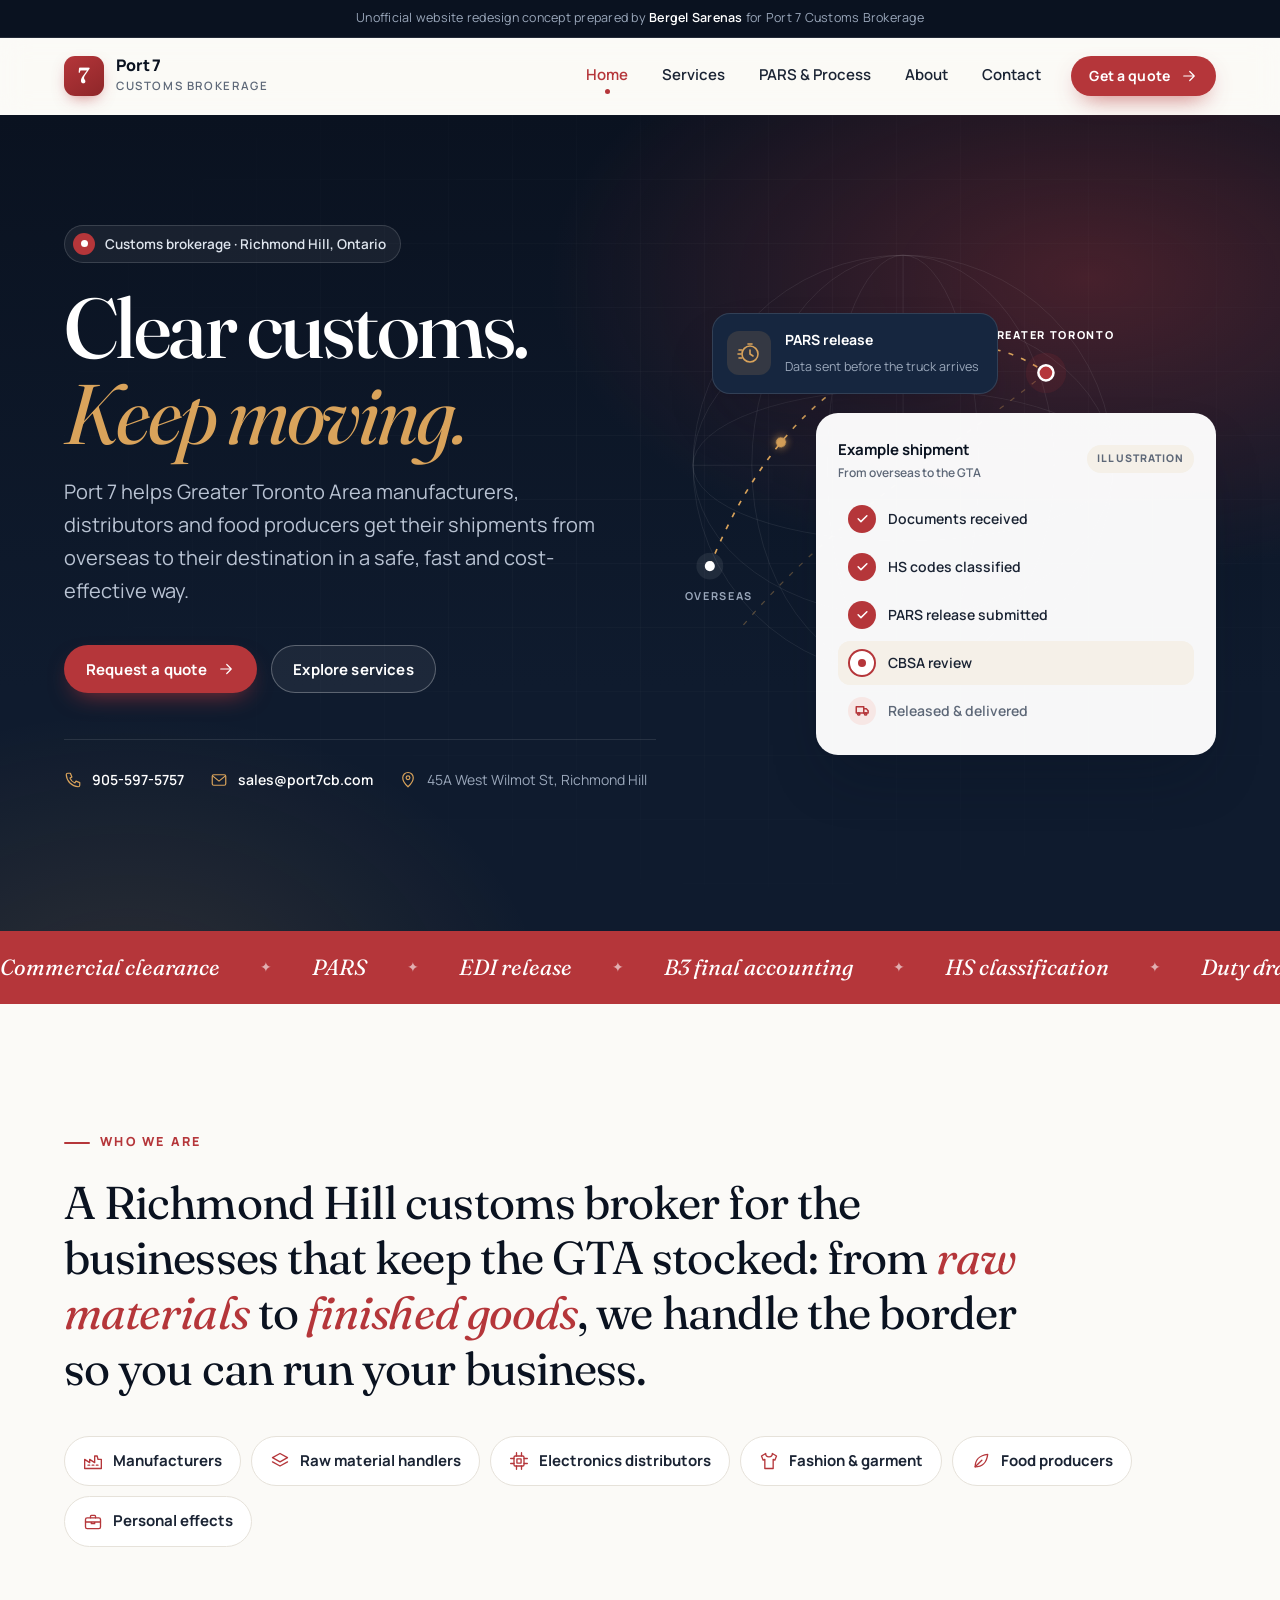
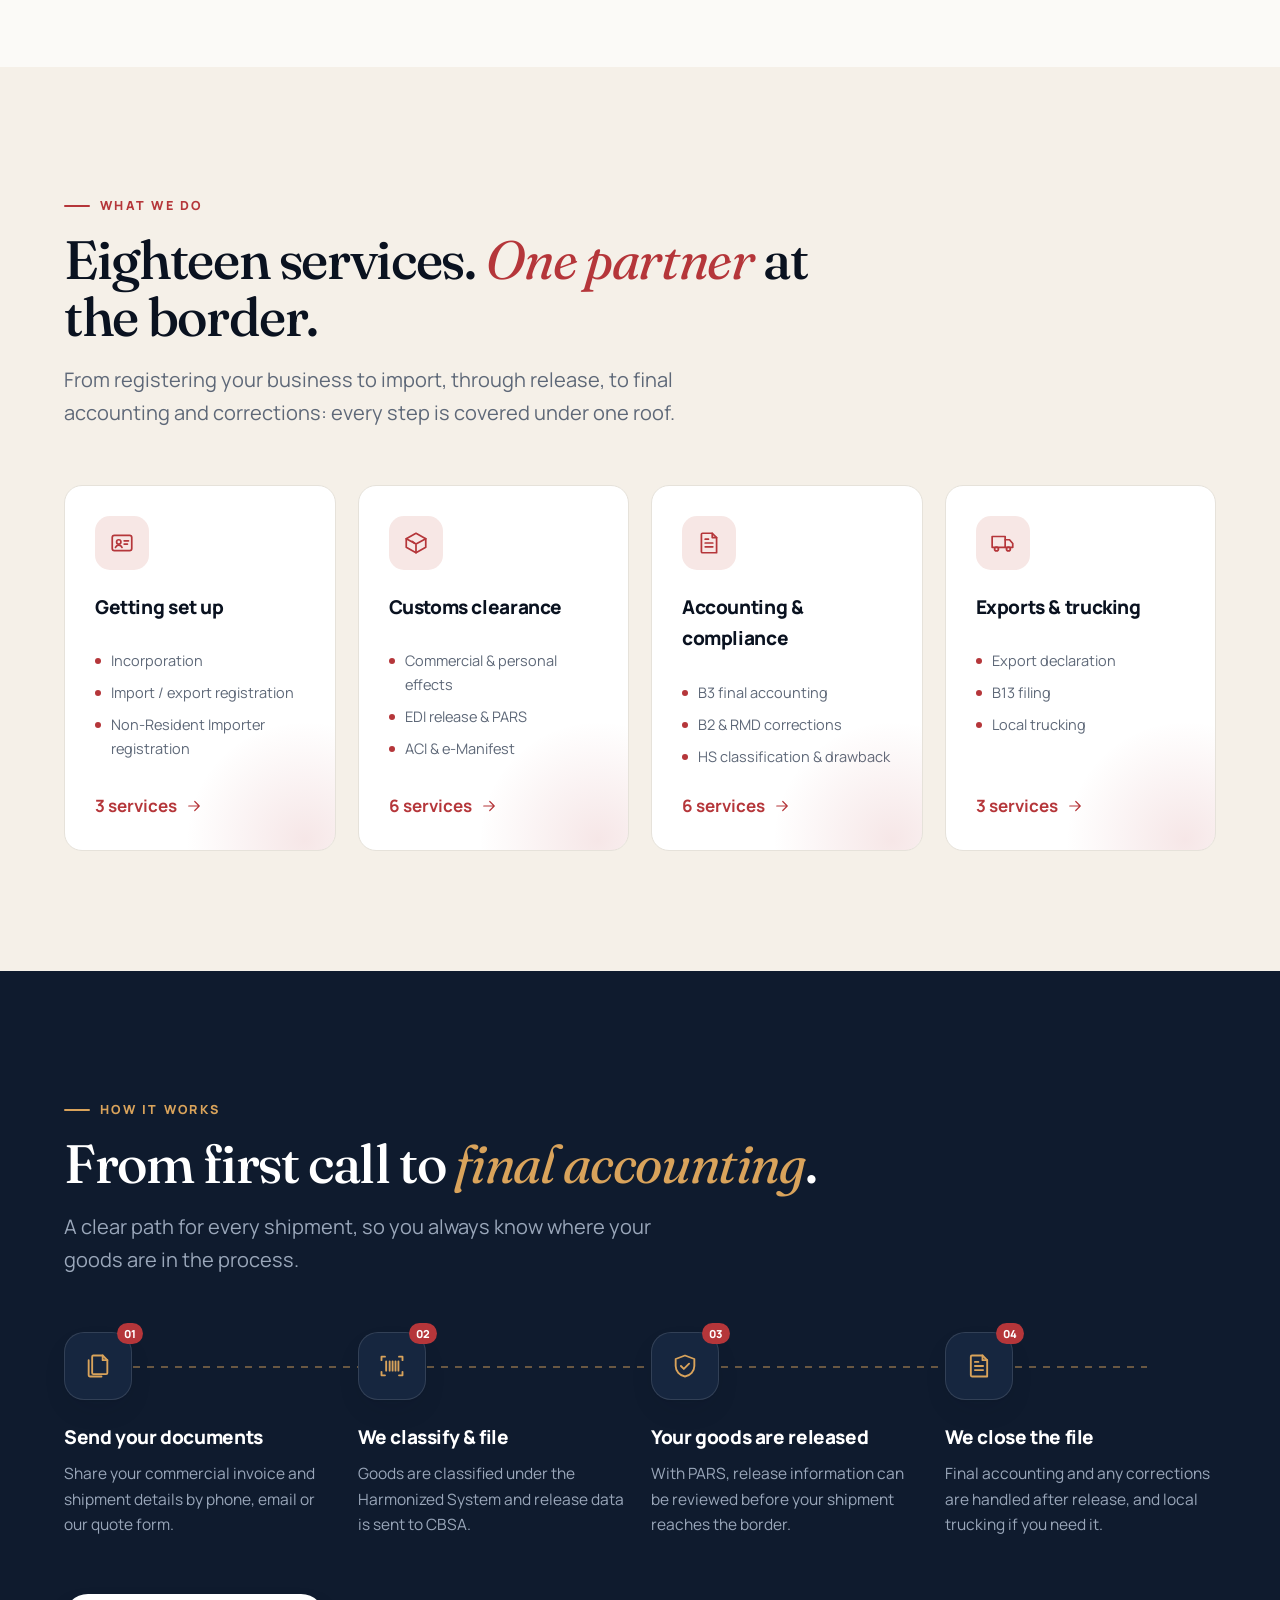
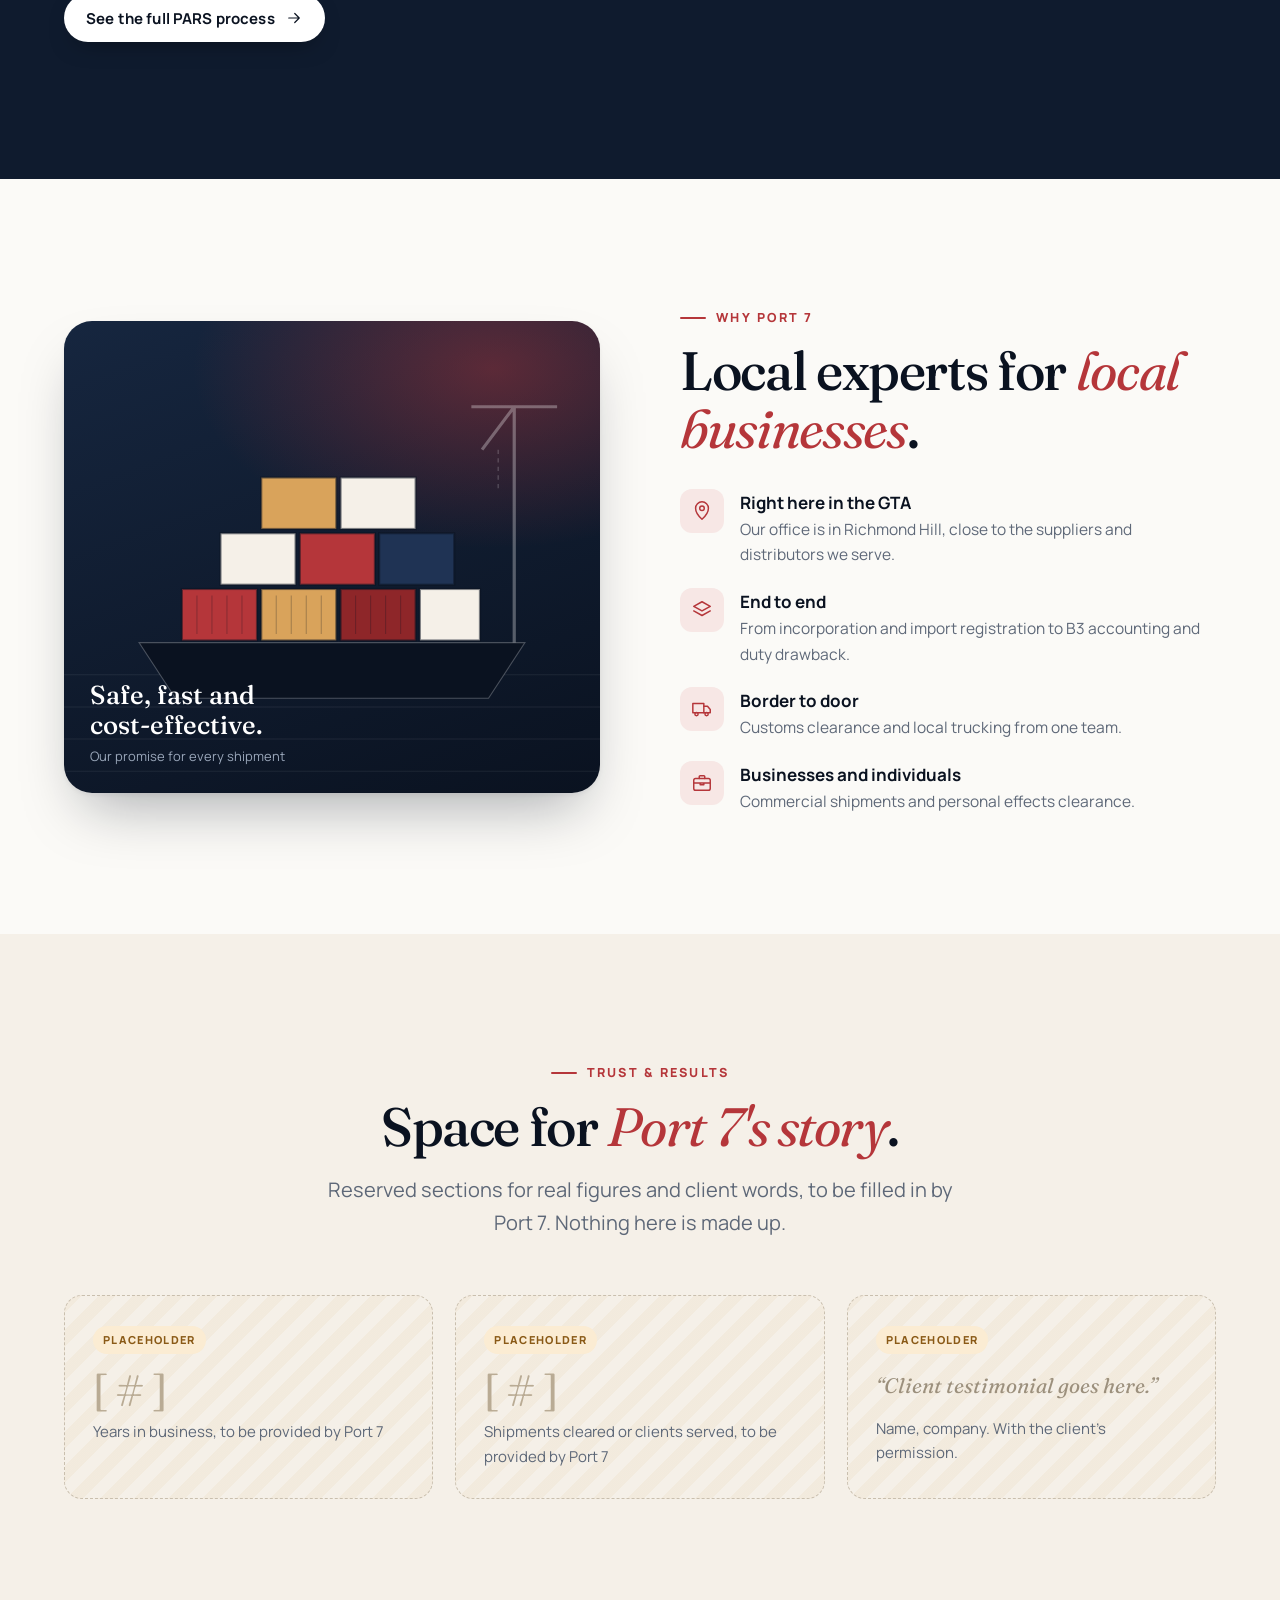
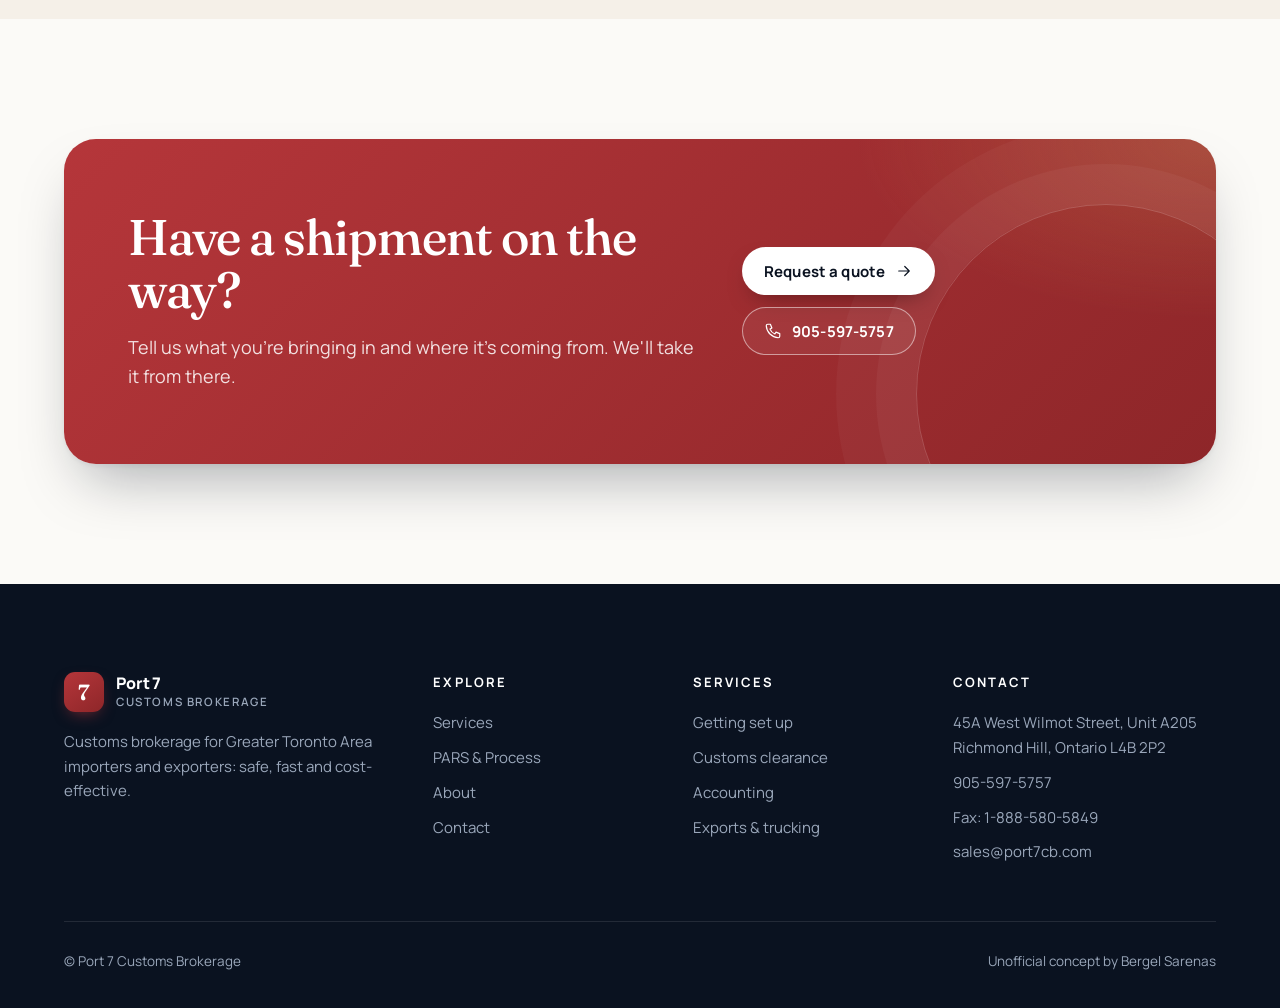
<file: index.html>
<!doctype html>
<html lang="en">
<head>
<meta charset="utf-8">
<meta name="viewport" content="width=device-width, initial-scale=1">
<!-- concept copy: keep out of search so it never competes with the real port7.ca -->
<meta name="robots" content="noindex, nofollow">
<title>Port 7 Customs Brokerage | Customs Clearance in the Greater Toronto Area</title>
<meta name="description" content="Port 7 Customs Brokerage helps Greater Toronto Area importers and exporters clear goods through Canadian customs safely, quickly and cost-effectively.">
<meta name="theme-color" content="#0a1220">
<link rel="preconnect" href="https://fonts.googleapis.com">
<link rel="preconnect" href="https://fonts.gstatic.com" crossorigin>
<link href="https://fonts.googleapis.com/css2?family=Fraunces:ital,opsz,wght@0,9..144,400;0,9..144,500;0,9..144,600;1,9..144,400&family=Manrope:wght@400;500;600;700;800&display=swap" rel="stylesheet">
<link rel="stylesheet" href="styles.css">
<script>document.documentElement.classList.add('js')</script>
<script src="main.js" defer></script>
</head>
<body>

<div class="concept">Unofficial website redesign concept prepared by <strong>Bergel Sarenas</strong> for Port 7 Customs Brokerage</div>

<header class="site-header">
  <div class="wrap">
    <a class="brand" href="index.html" aria-label="Port 7 Customs Brokerage home">
      <span class="brand-mark">7</span>
      <span class="brand-text"><b>Port 7</b><span>Customs Brokerage</span></span>
    </a>
    <button class="menu-btn" type="button" aria-label="Open menu" aria-expanded="false" aria-controls="nav"><span></span></button>
    <nav class="nav" id="nav" aria-label="Main">
      <a href="index.html" aria-current="page">Home</a>
      <a href="services.html">Services</a>
      <a href="process.html">PARS &amp; Process</a>
      <a href="about.html">About</a>
      <a href="contact.html">Contact</a>
      <a class="btn small" href="contact.html#quote">Get a quote <svg class="icon arrow"><use href="icons.svg#arrow"/></svg></a>
    </nav>
  </div>
</header>

<main>
  <!-- HERO -->
  <section class="hero">
    <div class="wrap hero-grid">
      <div>
        <span class="pill rise"><i></i>Customs brokerage · Richmond Hill, Ontario</span>
        <h1 class="display rise" style="--d:.08s">Clear customs.<br><em>Keep moving.</em></h1>
        <p class="lead rise" style="--d:.16s">Port 7 helps Greater Toronto Area manufacturers, distributors and food producers get their shipments from overseas to their destination in a safe, fast and cost-effective way.</p>
        <div class="hero-actions rise" style="--d:.24s">
          <a class="btn" href="contact.html#quote">Request a quote <svg class="icon arrow"><use href="icons.svg#arrow"/></svg></a>
          <a class="btn ghost" href="services.html">Explore services</a>
        </div>
        <div class="hero-meta rise" style="--d:.32s">
          <div><svg class="icon"><use href="icons.svg#phone"/></svg><a href="tel:+19055975757">905-597-5757</a></div>
          <div><svg class="icon"><use href="icons.svg#mail"/></svg><a href="mailto:sales@port7cb.com">sales@port7cb.com</a></div>
          <div><svg class="icon"><use href="icons.svg#pin"/></svg>45A West Wilmot St, Richmond Hill</div>
        </div>
      </div>

      <div class="hero-visual rise" style="--d:.2s" aria-hidden="true">
        <svg class="route" viewBox="0 0 600 560" fill="none">
          <g stroke="rgba(255,255,255,.09)">
            <ellipse cx="300" cy="280" rx="250" ry="250"/>
            <ellipse cx="300" cy="280" rx="250" ry="90"/>
            <ellipse cx="300" cy="280" rx="250" ry="180"/>
            <ellipse cx="300" cy="280" rx="90" ry="250"/>
            <ellipse cx="300" cy="280" rx="180" ry="250"/>
            <path d="M50 280h500M300 30v500"/>
          </g>
          <path id="lane" class="arc" d="M70 400 C 170 150, 360 90, 470 170" stroke="#d9a35b" stroke-width="2"/>
          <path class="arc" d="M110 470 C 230 330, 360 260, 470 170" stroke="rgba(217,163,91,.35)" stroke-width="1.5"/>
          <circle r="6" fill="#d9a35b" class="glow"><animateMotion dur="7s" repeatCount="indefinite" rotate="auto"><mpath href="#lane"/></animateMotion></circle>
          <g transform="translate(70 400)"><circle r="16" fill="rgba(255,255,255,.08)"/><circle r="6" fill="#fff"/></g>
          <text x="40" y="440" fill="#9aa7ba" font-family="Manrope, sans-serif" font-size="13" font-weight="700" letter-spacing="2">OVERSEAS</text>
          <g transform="translate(470 170)">
            <circle r="30" fill="rgba(181,54,58,.25)"><animate attributeName="r" values="14;34;14" dur="3s" repeatCount="indefinite"/><animate attributeName="opacity" values="1;0;1" dur="3s" repeatCount="indefinite"/></circle>
            <circle r="9" fill="#b5363a" stroke="#fff" stroke-width="3"/>
          </g>
          <text x="400" y="130" fill="#fff" font-family="Manrope, sans-serif" font-size="13" font-weight="800" letter-spacing="2">GREATER TORONTO</text>
        </svg>

        <div class="mini-card">
          <span class="ic"><svg class="icon"><use href="icons.svg#fast"/></svg></span>
          <span><b>PARS release</b><small>Data sent before the truck arrives</small></span>
        </div>

        <div class="status-card">
          <header>
            <span><b>Example shipment</b><small>From overseas to the GTA</small></span>
            <span class="tag">Illustration</span>
          </header>
          <ol class="track">
            <li class="done"><span class="dot"><svg class="icon"><use href="icons.svg#check"/></svg></span>Documents received</li>
            <li class="done"><span class="dot"><svg class="icon"><use href="icons.svg#check"/></svg></span>HS codes classified</li>
            <li class="done"><span class="dot"><svg class="icon"><use href="icons.svg#check"/></svg></span>PARS release submitted</li>
            <li class="active"><span class="dot"></span>CBSA review</li>
            <li class="todo"><span class="dot"><svg class="icon"><use href="icons.svg#truck"/></svg></span>Released &amp; delivered</li>
          </ol>
        </div>
      </div>
    </div>
  </section>

  <!-- MARQUEE -->
  <div class="marquee" aria-hidden="true">
    <div class="marquee-track">
      <span>Commercial clearance</span><span>PARS</span><span>EDI release</span><span>B3 final accounting</span><span>HS classification</span><span>Duty drawback</span><span>e-Manifest</span><span>Export declarations</span><span>Local trucking</span>
      <span>Commercial clearance</span><span>PARS</span><span>EDI release</span><span>B3 final accounting</span><span>HS classification</span><span>Duty drawback</span><span>e-Manifest</span><span>Export declarations</span><span>Local trucking</span>
    </div>
  </div>

  <!-- INTRO -->
  <section>
    <div class="wrap">
      <span class="eyebrow reveal">Who we are</span>
      <p class="statement reveal" style="--d:.08s">A Richmond Hill customs broker for the businesses that keep the GTA stocked: from <em>raw materials</em> to <em>finished goods</em>, we handle the border so you can run your business.</p>
      <div class="chips reveal" style="--d:.16s; margin-top:40px">
        <span class="chip"><svg class="icon"><use href="icons.svg#factory"/></svg>Manufacturers</span>
        <span class="chip"><svg class="icon"><use href="icons.svg#layers"/></svg>Raw material handlers</span>
        <span class="chip"><svg class="icon"><use href="icons.svg#chip"/></svg>Electronics distributors</span>
        <span class="chip"><svg class="icon"><use href="icons.svg#shirt"/></svg>Fashion &amp; garment</span>
        <span class="chip"><svg class="icon"><use href="icons.svg#leaf"/></svg>Food producers</span>
        <span class="chip"><svg class="icon"><use href="icons.svg#suitcase"/></svg>Personal effects</span>
      </div>
    </div>
  </section>

  <!-- SERVICES OVERVIEW -->
  <section class="bg-sand">
    <div class="wrap">
      <div class="section-head reveal">
        <span class="eyebrow">What we do</span>
        <h2 class="title">Eighteen services. <em>One partner</em> at the border.</h2>
        <p class="lead">From registering your business to import, through release, to final accounting and corrections: every step is covered under one roof.</p>
      </div>
      <div class="grid cols-4">
        <a class="card cat-card reveal" href="services.html#setup">
          <span class="ic"><svg class="icon"><use href="icons.svg#idcard"/></svg></span>
          <h3>Getting set up</h3>
          <ul><li>Incorporation</li><li>Import / export registration</li><li>Non-Resident Importer registration</li></ul>
          <span class="link-arrow">3 services <svg class="icon"><use href="icons.svg#arrow"/></svg></span>
        </a>
        <a class="card cat-card reveal" style="--d:.08s" href="services.html#clearance">
          <span class="ic"><svg class="icon"><use href="icons.svg#boxcheck"/></svg></span>
          <h3>Customs clearance</h3>
          <ul><li>Commercial &amp; personal effects</li><li>EDI release &amp; PARS</li><li>ACI &amp; e-Manifest</li></ul>
          <span class="link-arrow">6 services <svg class="icon"><use href="icons.svg#arrow"/></svg></span>
        </a>
        <a class="card cat-card reveal" style="--d:.16s" href="services.html#accounting">
          <span class="ic"><svg class="icon"><use href="icons.svg#ledger"/></svg></span>
          <h3>Accounting &amp; compliance</h3>
          <ul><li>B3 final accounting</li><li>B2 &amp; RMD corrections</li><li>HS classification &amp; drawback</li></ul>
          <span class="link-arrow">6 services <svg class="icon"><use href="icons.svg#arrow"/></svg></span>
        </a>
        <a class="card cat-card reveal" style="--d:.24s" href="services.html#export">
          <span class="ic"><svg class="icon"><use href="icons.svg#truck"/></svg></span>
          <h3>Exports &amp; trucking</h3>
          <ul><li>Export declaration</li><li>B13 filing</li><li>Local trucking</li></ul>
          <span class="link-arrow">3 services <svg class="icon"><use href="icons.svg#arrow"/></svg></span>
        </a>
      </div>
    </div>
  </section>

  <!-- PROCESS TEASER -->
  <section class="bg-dark">
    <div class="wrap">
      <div class="section-head reveal">
        <span class="eyebrow">How it works</span>
        <h2 class="title">From first call to <em>final accounting</em>.</h2>
        <p class="lead">A clear path for every shipment, so you always know where your goods are in the process.</p>
      </div>
      <div class="steps">
        <div class="step reveal"><div class="badge"><svg class="icon"><use href="icons.svg#docs"/></svg></div><h3>Send your documents</h3><p>Share your commercial invoice and shipment details by phone, email or our quote form.</p></div>
        <div class="step reveal" style="--d:.08s"><div class="badge"><svg class="icon"><use href="icons.svg#barcode"/></svg></div><h3>We classify &amp; file</h3><p>Goods are classified under the Harmonized System and release data is sent to CBSA.</p></div>
        <div class="step reveal" style="--d:.16s"><div class="badge"><svg class="icon"><use href="icons.svg#shield"/></svg></div><h3>Your goods are released</h3><p>With PARS, release information can be reviewed before your shipment reaches the border.</p></div>
        <div class="step reveal" style="--d:.24s"><div class="badge"><svg class="icon"><use href="icons.svg#ledger"/></svg></div><h3>We close the file</h3><p>Final accounting and any corrections are handled after release, and local trucking if you need it.</p></div>
      </div>
      <p class="reveal" style="margin-top:56px"><a class="btn light" href="process.html">See the full PARS process <svg class="icon arrow"><use href="icons.svg#arrow"/></svg></a></p>
    </div>
  </section>

  <!-- WHY -->
  <section>
    <div class="wrap split">
      <div class="art-panel reveal" aria-hidden="true">
        <svg viewBox="0 0 500 440" fill="none">
          <g stroke="rgba(255,255,255,.07)"><path d="M0 330h500"/><path d="M0 360h500M0 390h500M0 420h500"/></g>
          <g class="bob">
            <path d="M70 300h360l-34 52H104z" fill="#0a1220" stroke="rgba(255,255,255,.25)"/>
            <g stroke="rgba(10,18,32,.5)" stroke-width="2">
              <rect x="110" y="250" width="70" height="48" fill="#b5363a"/><rect x="184" y="250" width="70" height="48" fill="#d9a35b"/><rect x="258" y="250" width="70" height="48" fill="#8e2629"/><rect x="332" y="250" width="56" height="48" fill="#f5f0e8"/>
              <rect x="146" y="198" width="70" height="48" fill="#f5f0e8"/><rect x="220" y="198" width="70" height="48" fill="#b5363a"/><rect x="294" y="198" width="70" height="48" fill="#1f3354"/>
              <rect x="184" y="146" width="70" height="48" fill="#d9a35b"/><rect x="258" y="146" width="70" height="48" fill="#f5f0e8"/>
            </g>
            <g stroke="rgba(10,18,32,.25)"><path d="M124 256v36M138 256v36M152 256v36M166 256v36M198 256v36M212 256v36M226 256v36M240 256v36M272 256v36M286 256v36M300 256v36M314 256v36"/></g>
          </g>
          <path d="M420 80v220M380 80h80M420 80l-30 40" stroke="rgba(255,255,255,.3)" stroke-width="3"/>
          <path d="M405 120v40" stroke="rgba(255,255,255,.25)" stroke-dasharray="4 4"/>
        </svg>
        <div class="caption"><b>Safe, fast and<br>cost-effective.</b><small>Our promise for every shipment</small></div>
      </div>
      <div>
        <span class="eyebrow reveal">Why Port 7</span>
        <h2 class="title reveal" style="margin-top:14px">Local experts for <em>local businesses</em>.</h2>
        <ul class="feature-list">
          <li class="reveal"><span class="ic"><svg class="icon"><use href="icons.svg#pin"/></svg></span><span><b>Right here in the GTA</b>Our office is in Richmond Hill, close to the suppliers and distributors we serve.</span></li>
          <li class="reveal" style="--d:.06s"><span class="ic"><svg class="icon"><use href="icons.svg#layers"/></svg></span><span><b>End to end</b>From incorporation and import registration to B3 accounting and duty drawback.</span></li>
          <li class="reveal" style="--d:.12s"><span class="ic"><svg class="icon"><use href="icons.svg#truck"/></svg></span><span><b>Border to door</b>Customs clearance and local trucking from one team.</span></li>
          <li class="reveal" style="--d:.18s"><span class="ic"><svg class="icon"><use href="icons.svg#suitcase"/></svg></span><span><b>Businesses and individuals</b>Commercial shipments and personal effects clearance.</span></li>
        </ul>
      </div>
    </div>
  </section>

  <!-- PLACEHOLDERS -->
  <section class="bg-sand">
    <div class="wrap">
      <div class="section-head center reveal">
        <span class="eyebrow">Trust &amp; results</span>
        <h2 class="title">Space for <em>Port 7's story</em>.</h2>
        <p class="lead">Reserved sections for real figures and client words, to be filled in by Port 7. Nothing here is made up.</p>
      </div>
      <div class="grid cols-3">
        <div class="placeholder reveal"><span class="ph-tag">Placeholder</span><div class="ph-big">[ # ]</div><p>Years in business, to be provided by Port 7</p></div>
        <div class="placeholder reveal" style="--d:.08s"><span class="ph-tag">Placeholder</span><div class="ph-big">[ # ]</div><p>Shipments cleared or clients served, to be provided by Port 7</p></div>
        <div class="placeholder reveal" style="--d:.16s"><span class="ph-tag">Placeholder</span><q>Client testimonial goes here.</q><p>Name, company. With the client's permission.</p></div>
      </div>
    </div>
  </section>

  <!-- CTA -->
  <section>
    <div class="wrap">
      <div class="cta reveal">
        <div>
          <h2>Have a shipment on the way?</h2>
          <p>Tell us what you're bringing in and where it's coming from. We'll take it from there.</p>
        </div>
        <div class="actions">
          <a class="btn light" href="contact.html#quote">Request a quote <svg class="icon arrow"><use href="icons.svg#arrow"/></svg></a>
          <a class="btn ghost" href="tel:+19055975757"><svg class="icon"><use href="icons.svg#phone"/></svg>905-597-5757</a>
        </div>
      </div>
    </div>
  </section>
</main>

<footer class="site-footer">
  <div class="wrap">
    <div class="footer-top">
      <div>
        <a class="brand" href="index.html"><span class="brand-mark">7</span><span class="brand-text"><b>Port 7</b><span>Customs Brokerage</span></span></a>
        <p>Customs brokerage for Greater Toronto Area importers and exporters: safe, fast and cost-effective.</p>
      </div>
      <div><h4>Explore</h4><ul><li><a href="services.html">Services</a></li><li><a href="process.html">PARS &amp; Process</a></li><li><a href="about.html">About</a></li><li><a href="contact.html">Contact</a></li></ul></div>
      <div><h4>Services</h4><ul><li><a href="services.html#setup">Getting set up</a></li><li><a href="services.html#clearance">Customs clearance</a></li><li><a href="services.html#accounting">Accounting</a></li><li><a href="services.html#export">Exports &amp; trucking</a></li></ul></div>
      <div><h4>Contact</h4><ul><li>45A West Wilmot Street, Unit A205<br>Richmond Hill, Ontario L4B 2P2</li><li><a href="tel:+19055975757">905-597-5757</a></li><li>Fax: 1-888-580-5849</li><li><a href="mailto:sales@port7cb.com">sales@port7cb.com</a></li></ul></div>
    </div>
    <div class="footer-bottom"><span>© Port 7 Customs Brokerage</span><span>Unofficial concept by Bergel Sarenas</span></div>
  </div>
</footer>

</body>
</html>
</file>
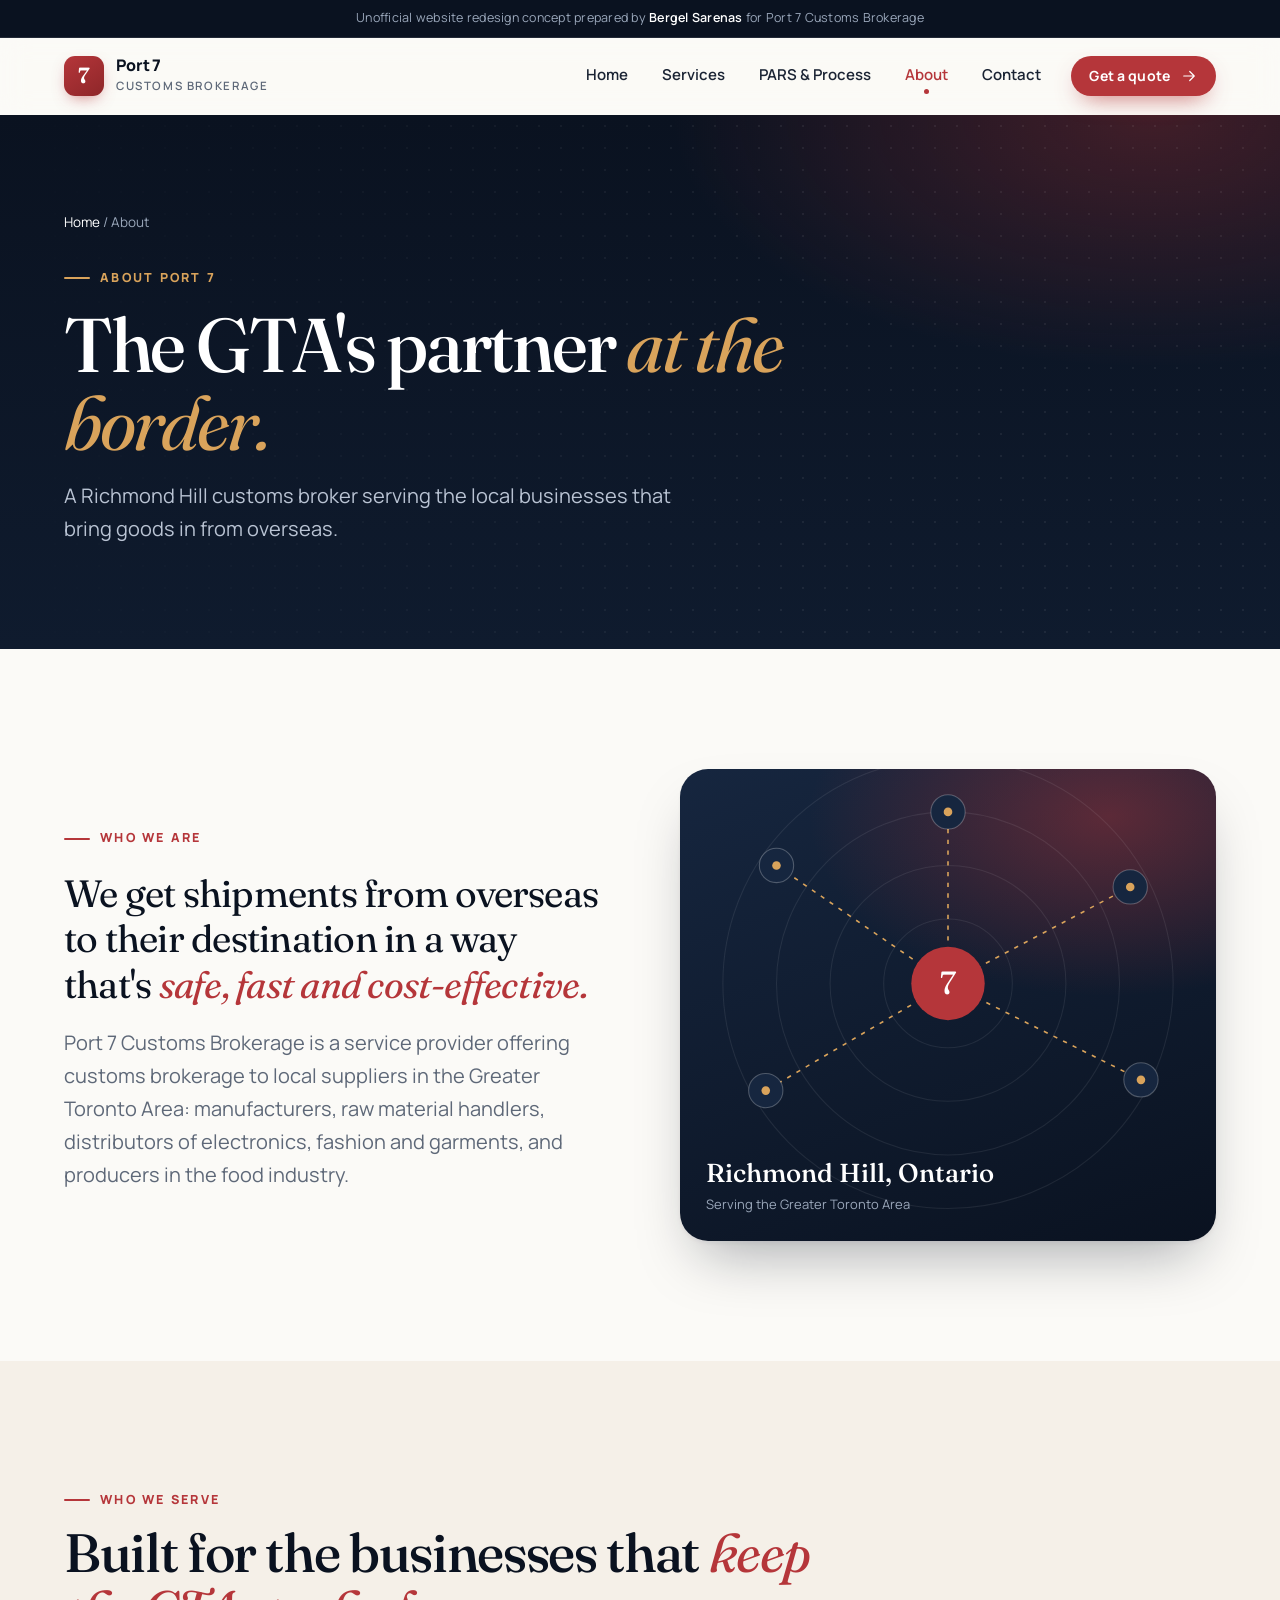
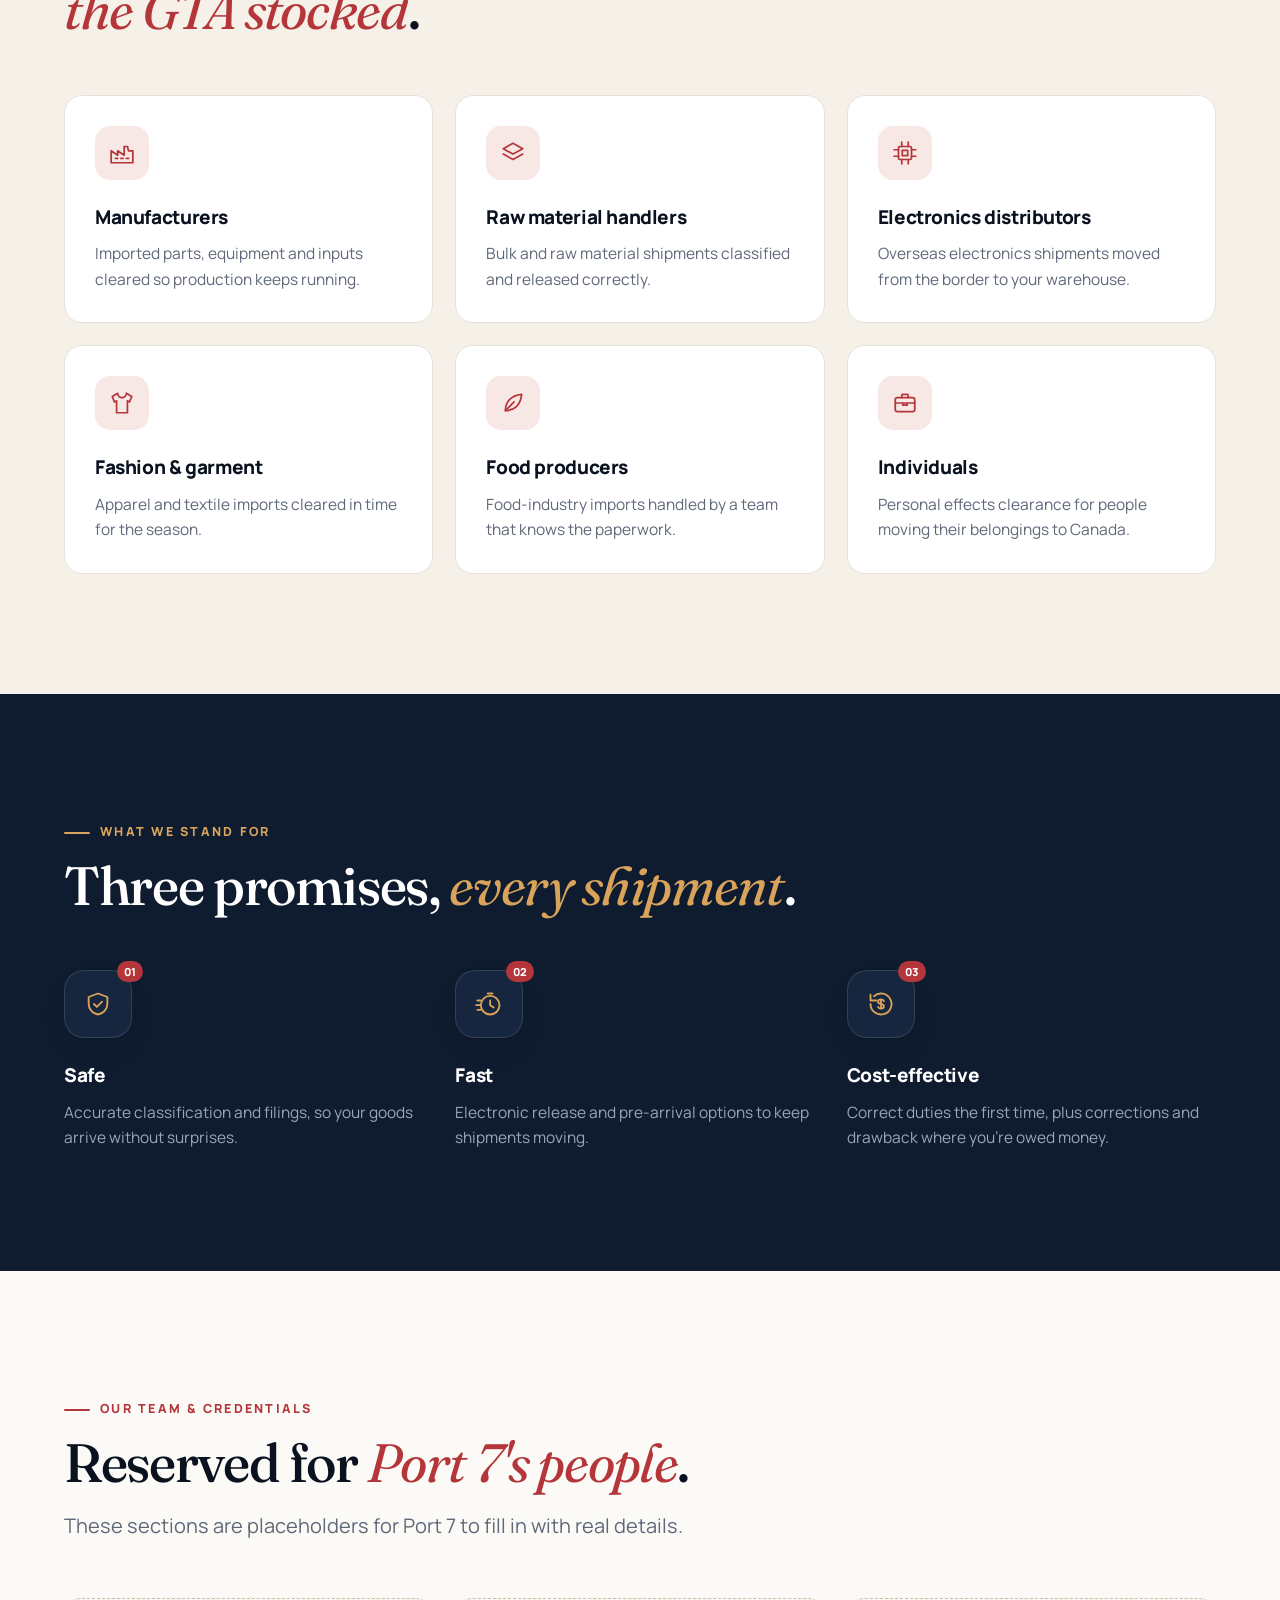
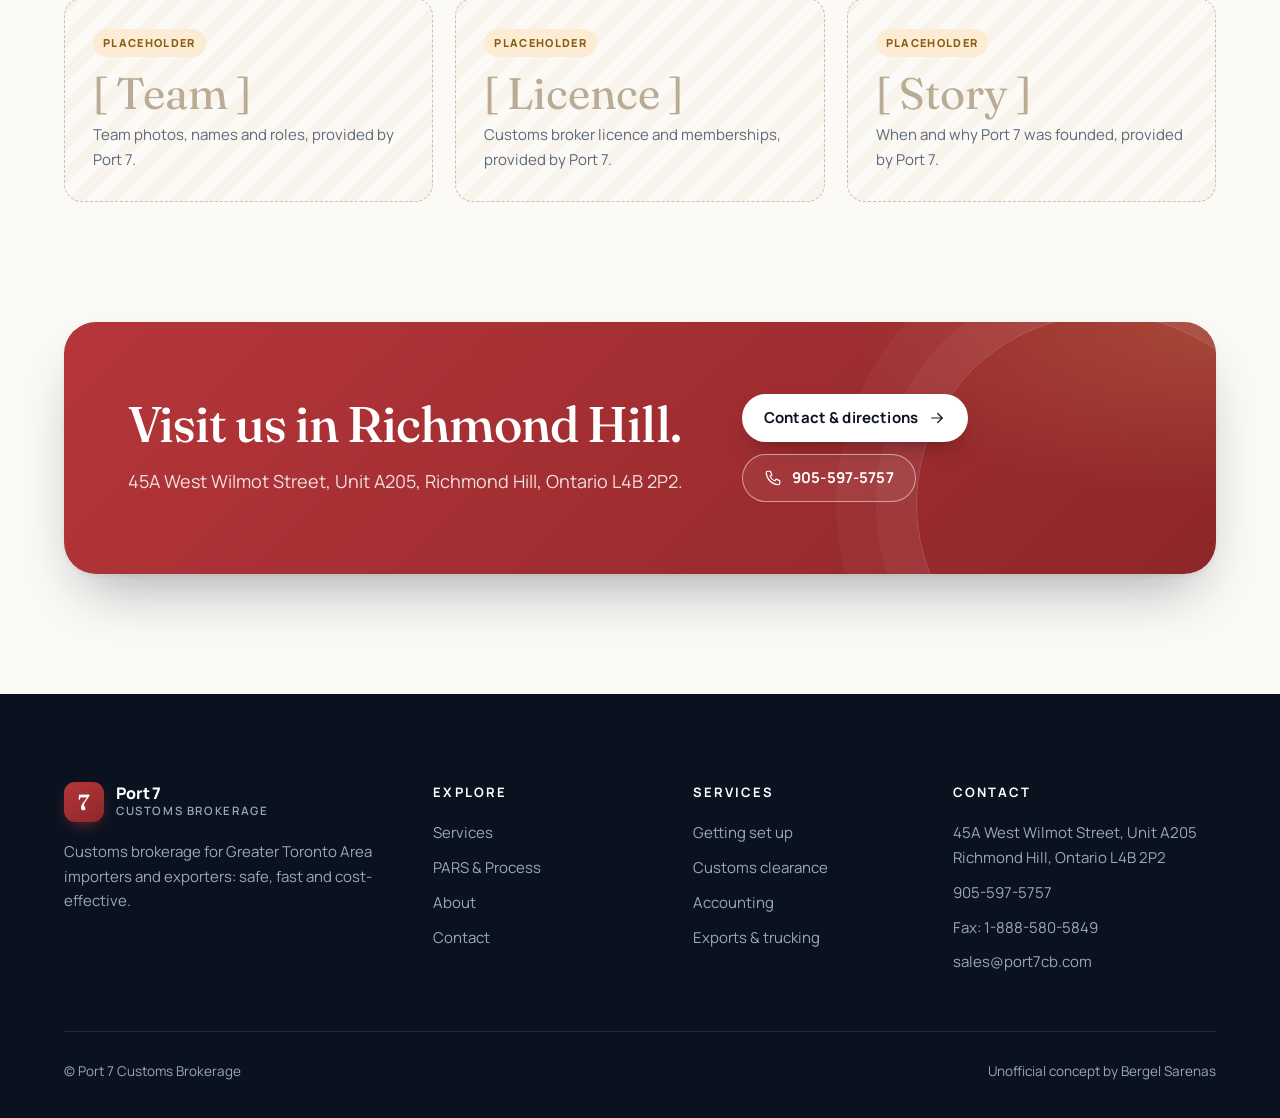
<file: about.html>
<!doctype html>
<html lang="en">
<head>
<meta charset="utf-8">
<meta name="viewport" content="width=device-width, initial-scale=1">
<meta name="robots" content="noindex, nofollow">
<title>About | Port 7 Customs Brokerage</title>
<meta name="description" content="Port 7 Customs Brokerage serves Greater Toronto Area manufacturers, raw material handlers, distributors and food producers from its Richmond Hill office.">
<meta name="theme-color" content="#0a1220">
<link rel="preconnect" href="https://fonts.googleapis.com">
<link rel="preconnect" href="https://fonts.gstatic.com" crossorigin>
<link href="https://fonts.googleapis.com/css2?family=Fraunces:ital,opsz,wght@0,9..144,400;0,9..144,500;0,9..144,600;1,9..144,400&family=Manrope:wght@400;500;600;700;800&display=swap" rel="stylesheet">
<link rel="stylesheet" href="styles.css">
<script>document.documentElement.classList.add('js')</script>
<script src="main.js" defer></script>
</head>
<body>

<div class="concept">Unofficial website redesign concept prepared by <strong>Bergel Sarenas</strong> for Port 7 Customs Brokerage</div>

<header class="site-header">
  <div class="wrap">
    <a class="brand" href="index.html" aria-label="Port 7 Customs Brokerage home">
      <span class="brand-mark">7</span>
      <span class="brand-text"><b>Port 7</b><span>Customs Brokerage</span></span>
    </a>
    <button class="menu-btn" type="button" aria-label="Open menu" aria-expanded="false" aria-controls="nav"><span></span></button>
    <nav class="nav" id="nav" aria-label="Main">
      <a href="index.html">Home</a>
      <a href="services.html">Services</a>
      <a href="process.html">PARS &amp; Process</a>
      <a href="about.html" aria-current="page">About</a>
      <a href="contact.html">Contact</a>
      <a class="btn small" href="contact.html#quote">Get a quote <svg class="icon arrow"><use href="icons.svg#arrow"/></svg></a>
    </nav>
  </div>
</header>

<main>
  <section class="page-hero">
    <div class="wrap">
      <div class="crumbs rise"><a href="index.html">Home</a> / About</div>
      <span class="eyebrow rise" style="--d:.05s">About Port 7</span>
      <h1 class="display rise" style="--d:.1s">The GTA's partner <em>at the border.</em></h1>
      <p class="lead rise" style="--d:.15s">A Richmond Hill customs broker serving the local businesses that bring goods in from overseas.</p>
    </div>
  </section>

  <section>
    <div class="wrap split">
      <div>
        <span class="eyebrow reveal">Who we are</span>
        <p class="statement reveal" style="--d:.06s; font-size:clamp(26px,3vw,38px)">We get shipments from overseas to their destination in a way that's <em>safe, fast and cost-effective.</em></p>
        <p class="lead reveal" style="--d:.12s">Port 7 Customs Brokerage is a service provider offering customs brokerage to local suppliers in the Greater Toronto Area: manufacturers, raw material handlers, distributors of electronics, fashion and garments, and producers in the food industry.</p>
      </div>
      <div class="art-panel reveal" style="--d:.1s" aria-hidden="true">
        <svg viewBox="0 0 500 440" fill="none">
          <g stroke="rgba(255,255,255,.08)"><circle cx="250" cy="200" r="60"/><circle cx="250" cy="200" r="110"/><circle cx="250" cy="200" r="160"/><circle cx="250" cy="200" r="210"/></g>
          <g stroke="#d9a35b" stroke-width="1.5" stroke-dasharray="4 6" class="arc">
            <path d="M250 200 L90 90"/><path d="M250 200 L420 110"/><path d="M250 200 L80 300"/><path d="M250 200 L430 290"/><path d="M250 200 L250 40"/>
          </g>
          <g fill="#16263f" stroke="rgba(255,255,255,.25)"><circle cx="90" cy="90" r="16"/><circle cx="420" cy="110" r="16"/><circle cx="80" cy="300" r="16"/><circle cx="430" cy="290" r="16"/><circle cx="250" cy="40" r="16"/></g>
          <g fill="#d9a35b"><circle cx="90" cy="90" r="4"/><circle cx="420" cy="110" r="4"/><circle cx="80" cy="300" r="4"/><circle cx="430" cy="290" r="4"/><circle cx="250" cy="40" r="4"/></g>
          <circle cx="250" cy="200" r="34" fill="#b5363a"><animate attributeName="r" values="30;36;30" dur="3s" repeatCount="indefinite"/></circle>
          <text x="250" y="210" text-anchor="middle" fill="#fff" font-family="Fraunces, serif" font-size="30">7</text>
        </svg>
        <div class="caption"><b>Richmond Hill, Ontario</b><small>Serving the Greater Toronto Area</small></div>
      </div>
    </div>
  </section>

  <section class="bg-sand">
    <div class="wrap">
      <div class="section-head reveal">
        <span class="eyebrow">Who we serve</span>
        <h2 class="title">Built for the businesses that <em>keep the GTA stocked</em>.</h2>
      </div>
      <div class="grid cols-3">
        <article class="card reveal"><span class="ic"><svg class="icon"><use href="icons.svg#factory"/></svg></span><h3>Manufacturers</h3><p>Imported parts, equipment and inputs cleared so production keeps running.</p></article>
        <article class="card reveal" style="--d:.06s"><span class="ic"><svg class="icon"><use href="icons.svg#layers"/></svg></span><h3>Raw material handlers</h3><p>Bulk and raw material shipments classified and released correctly.</p></article>
        <article class="card reveal" style="--d:.12s"><span class="ic"><svg class="icon"><use href="icons.svg#chip"/></svg></span><h3>Electronics distributors</h3><p>Overseas electronics shipments moved from the border to your warehouse.</p></article>
        <article class="card reveal"><span class="ic"><svg class="icon"><use href="icons.svg#shirt"/></svg></span><h3>Fashion &amp; garment</h3><p>Apparel and textile imports cleared in time for the season.</p></article>
        <article class="card reveal" style="--d:.06s"><span class="ic"><svg class="icon"><use href="icons.svg#leaf"/></svg></span><h3>Food producers</h3><p>Food-industry imports handled by a team that knows the paperwork.</p></article>
        <article class="card reveal" style="--d:.12s"><span class="ic"><svg class="icon"><use href="icons.svg#suitcase"/></svg></span><h3>Individuals</h3><p>Personal effects clearance for people moving their belongings to Canada.</p></article>
      </div>
    </div>
  </section>

  <section class="bg-dark">
    <div class="wrap">
      <div class="section-head reveal">
        <span class="eyebrow">What we stand for</span>
        <h2 class="title">Three promises, <em>every shipment</em>.</h2>
      </div>
      <div class="grid cols-3">
        <div class="step reveal"><div class="badge"><svg class="icon"><use href="icons.svg#shield"/></svg></div><h3>Safe</h3><p>Accurate classification and filings, so your goods arrive without surprises.</p></div>
        <div class="step reveal" style="--d:.08s"><div class="badge"><svg class="icon"><use href="icons.svg#fast"/></svg></div><h3>Fast</h3><p>Electronic release and pre-arrival options to keep shipments moving.</p></div>
        <div class="step reveal" style="--d:.16s"><div class="badge"><svg class="icon"><use href="icons.svg#refund"/></svg></div><h3>Cost-effective</h3><p>Correct duties the first time, plus corrections and drawback where you're owed money.</p></div>
      </div>
    </div>
  </section>

  <section>
    <div class="wrap">
      <div class="section-head reveal">
        <span class="eyebrow">Our team &amp; credentials</span>
        <h2 class="title">Reserved for <em>Port 7's people</em>.</h2>
        <p class="lead">These sections are placeholders for Port 7 to fill in with real details.</p>
      </div>
      <div class="grid cols-3">
        <div class="placeholder reveal"><span class="ph-tag">Placeholder</span><div class="ph-big">[ Team ]</div><p>Team photos, names and roles, provided by Port 7.</p></div>
        <div class="placeholder reveal" style="--d:.08s"><span class="ph-tag">Placeholder</span><div class="ph-big">[ Licence ]</div><p>Customs broker licence and memberships, provided by Port 7.</p></div>
        <div class="placeholder reveal" style="--d:.16s"><span class="ph-tag">Placeholder</span><div class="ph-big">[ Story ]</div><p>When and why Port 7 was founded, provided by Port 7.</p></div>
      </div>
    </div>
  </section>

  <section style="padding-top:0">
    <div class="wrap">
      <div class="cta reveal">
        <div>
          <h2>Visit us in Richmond Hill.</h2>
          <p>45A West Wilmot Street, Unit A205, Richmond Hill, Ontario L4B 2P2.</p>
        </div>
        <div class="actions">
          <a class="btn light" href="contact.html">Contact &amp; directions <svg class="icon arrow"><use href="icons.svg#arrow"/></svg></a>
          <a class="btn ghost" href="tel:+19055975757"><svg class="icon"><use href="icons.svg#phone"/></svg>905-597-5757</a>
        </div>
      </div>
    </div>
  </section>
</main>

<footer class="site-footer">
  <div class="wrap">
    <div class="footer-top">
      <div>
        <a class="brand" href="index.html"><span class="brand-mark">7</span><span class="brand-text"><b>Port 7</b><span>Customs Brokerage</span></span></a>
        <p>Customs brokerage for Greater Toronto Area importers and exporters: safe, fast and cost-effective.</p>
      </div>
      <div><h4>Explore</h4><ul><li><a href="services.html">Services</a></li><li><a href="process.html">PARS &amp; Process</a></li><li><a href="about.html">About</a></li><li><a href="contact.html">Contact</a></li></ul></div>
      <div><h4>Services</h4><ul><li><a href="services.html#setup">Getting set up</a></li><li><a href="services.html#clearance">Customs clearance</a></li><li><a href="services.html#accounting">Accounting</a></li><li><a href="services.html#export">Exports &amp; trucking</a></li></ul></div>
      <div><h4>Contact</h4><ul><li>45A West Wilmot Street, Unit A205<br>Richmond Hill, Ontario L4B 2P2</li><li><a href="tel:+19055975757">905-597-5757</a></li><li>Fax: 1-888-580-5849</li><li><a href="mailto:sales@port7cb.com">sales@port7cb.com</a></li></ul></div>
    </div>
    <div class="footer-bottom"><span>© Port 7 Customs Brokerage</span><span>Unofficial concept by Bergel Sarenas</span></div>
  </div>
</footer>

</body>
</html>
</file>
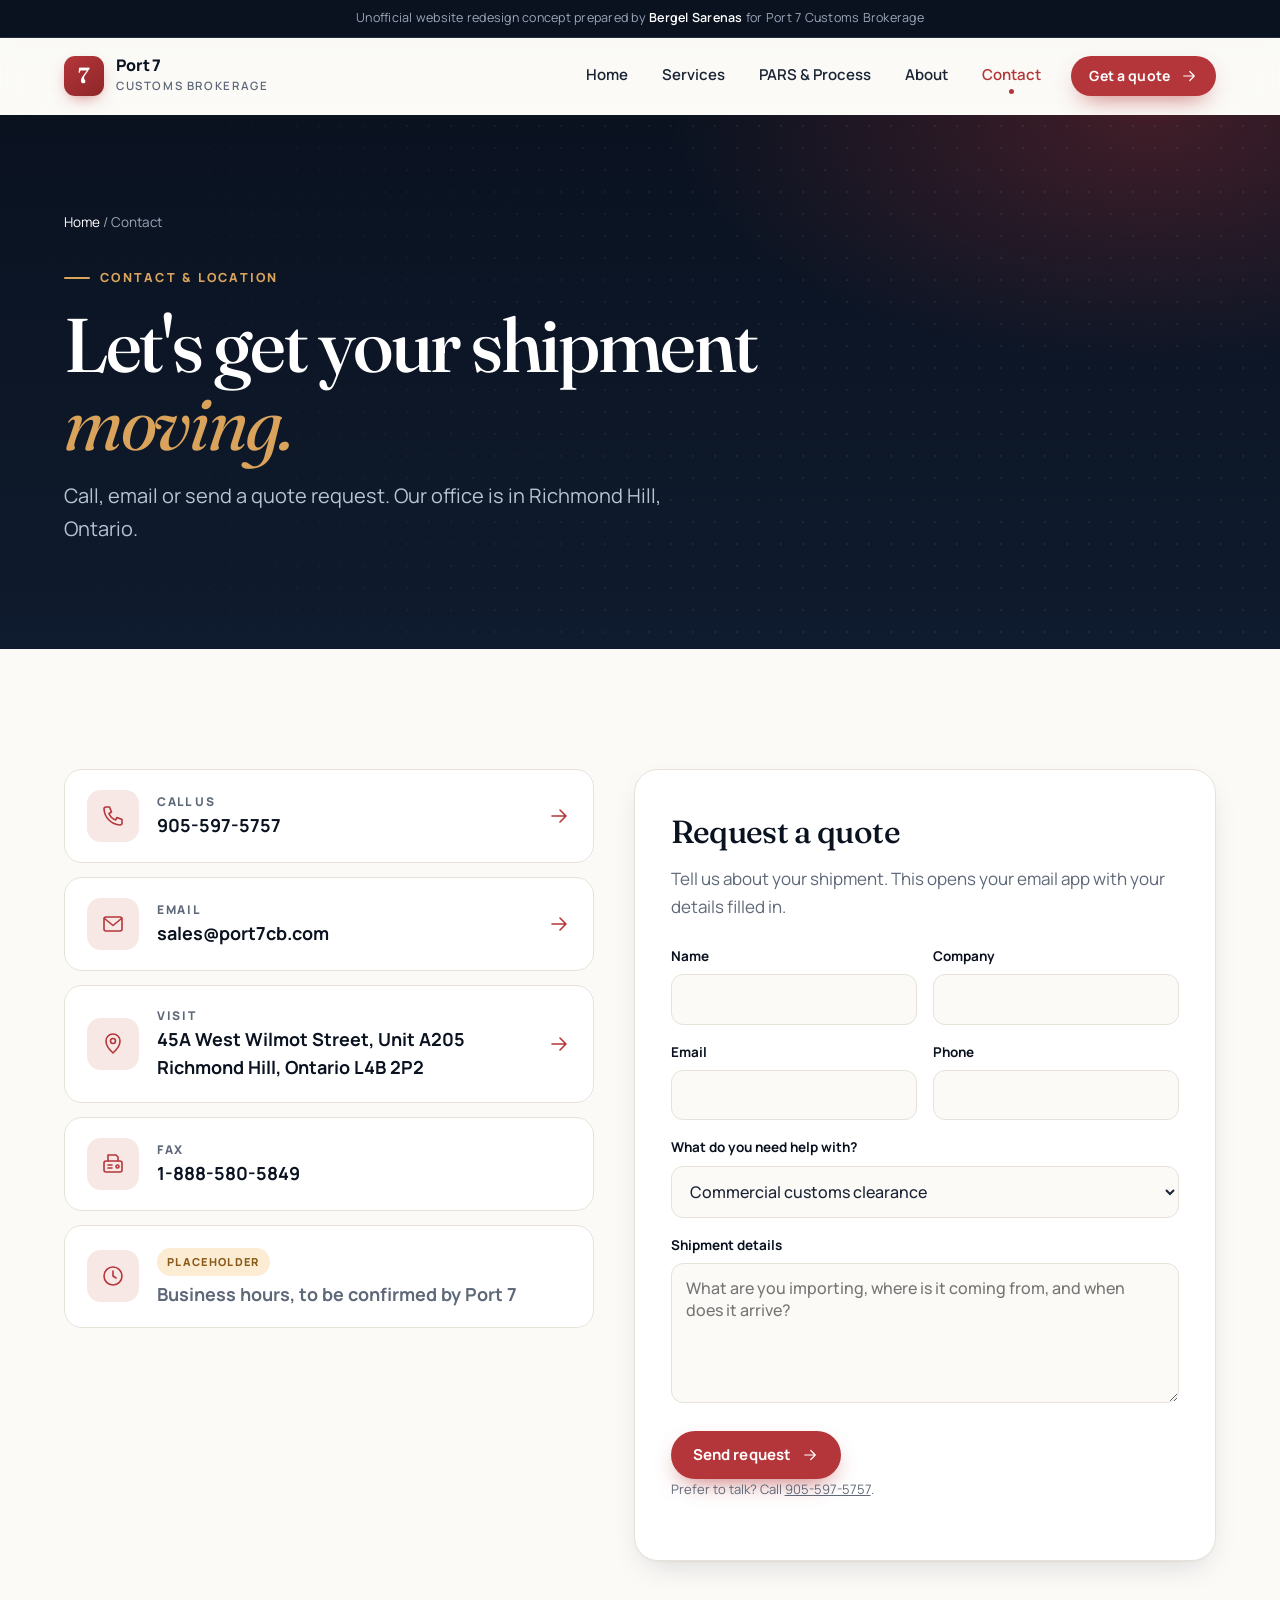
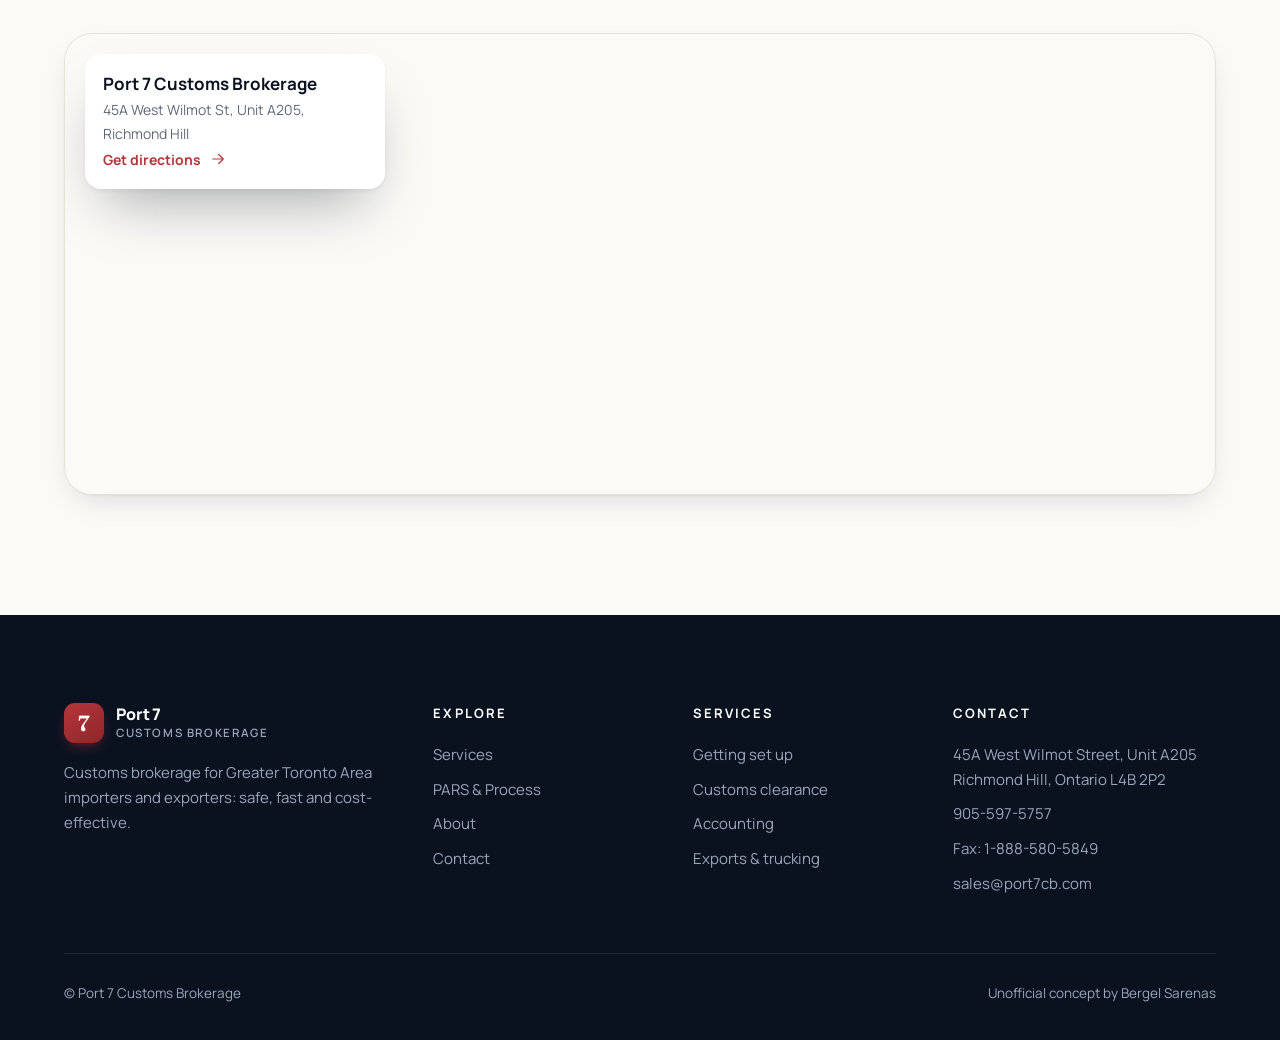
<file: contact.html>
<!doctype html>
<html lang="en">
<head>
<meta charset="utf-8">
<meta name="viewport" content="width=device-width, initial-scale=1">
<meta name="robots" content="noindex, nofollow">
<title>Contact &amp; Location | Port 7 Customs Brokerage</title>
<meta name="description" content="Contact Port 7 Customs Brokerage at 45A West Wilmot Street, Unit A205, Richmond Hill, Ontario. Phone 905-597-5757.">
<meta name="theme-color" content="#0a1220">
<link rel="preconnect" href="https://fonts.googleapis.com">
<link rel="preconnect" href="https://fonts.gstatic.com" crossorigin>
<link href="https://fonts.googleapis.com/css2?family=Fraunces:ital,opsz,wght@0,9..144,400;0,9..144,500;0,9..144,600;1,9..144,400&family=Manrope:wght@400;500;600;700;800&display=swap" rel="stylesheet">
<link rel="stylesheet" href="styles.css">
<script>document.documentElement.classList.add('js')</script>
<script src="main.js" defer></script>
</head>
<body>

<div class="concept">Unofficial website redesign concept prepared by <strong>Bergel Sarenas</strong> for Port 7 Customs Brokerage</div>

<header class="site-header">
  <div class="wrap">
    <a class="brand" href="index.html" aria-label="Port 7 Customs Brokerage home">
      <span class="brand-mark">7</span>
      <span class="brand-text"><b>Port 7</b><span>Customs Brokerage</span></span>
    </a>
    <button class="menu-btn" type="button" aria-label="Open menu" aria-expanded="false" aria-controls="nav"><span></span></button>
    <nav class="nav" id="nav" aria-label="Main">
      <a href="index.html">Home</a>
      <a href="services.html">Services</a>
      <a href="process.html">PARS &amp; Process</a>
      <a href="about.html">About</a>
      <a href="contact.html" aria-current="page">Contact</a>
      <a class="btn small" href="contact.html#quote">Get a quote <svg class="icon arrow"><use href="icons.svg#arrow"/></svg></a>
    </nav>
  </div>
</header>

<main>
  <section class="page-hero">
    <div class="wrap">
      <div class="crumbs rise"><a href="index.html">Home</a> / Contact</div>
      <span class="eyebrow rise" style="--d:.05s">Contact &amp; location</span>
      <h1 class="display rise" style="--d:.1s">Let's get your shipment <em>moving.</em></h1>
      <p class="lead rise" style="--d:.15s">Call, email or send a quote request. Our office is in Richmond Hill, Ontario.</p>
    </div>
  </section>

  <section>
    <div class="wrap">
      <div class="contact-grid">
        <div class="contact-cards">
          <a class="contact-card reveal" href="tel:+19055975757">
            <span class="ic"><svg class="icon"><use href="icons.svg#phone"/></svg></span>
            <span><small>Call us</small><b>905-597-5757</b></span>
            <svg class="icon go"><use href="icons.svg#arrow"/></svg>
          </a>
          <a class="contact-card reveal" style="--d:.06s" href="mailto:sales@port7cb.com">
            <span class="ic"><svg class="icon"><use href="icons.svg#mail"/></svg></span>
            <span><small>Email</small><b>sales@port7cb.com</b></span>
            <svg class="icon go"><use href="icons.svg#arrow"/></svg>
          </a>
          <a class="contact-card reveal" style="--d:.12s" href="https://goo.gl/maps/gCcAa3g5bnhdHmx3A" target="_blank" rel="noopener">
            <span class="ic"><svg class="icon"><use href="icons.svg#pin"/></svg></span>
            <span><small>Visit</small><b>45A West Wilmot Street, Unit A205<br>Richmond Hill, Ontario L4B 2P2</b></span>
            <svg class="icon go"><use href="icons.svg#arrow"/></svg>
          </a>
          <div class="contact-card reveal" style="--d:.18s">
            <span class="ic"><svg class="icon"><use href="icons.svg#fax"/></svg></span>
            <span><small>Fax</small><b>1-888-580-5849</b></span>
          </div>
          <div class="contact-card placeholder reveal" style="--d:.24s">
            <span class="ic"><svg class="icon"><use href="icons.svg#clock"/></svg></span>
            <span><span class="ph-tag" style="margin-bottom:6px">Placeholder</span><b style="display:block;color:var(--muted)">Business hours, to be confirmed by Port 7</b></span>
          </div>
        </div>

        <!-- shortcut: mailto opens the visitor's email app; swap for a real form handler when the site goes live -->
        <form class="form-card reveal" id="quote" style="--d:.1s; scroll-margin-top:100px" action="mailto:sales@port7cb.com" method="post" enctype="text/plain">
          <h2>Request a quote</h2>
          <p>Tell us about your shipment. This opens your email app with your details filled in.</p>
          <div class="form-grid">
            <div class="field"><label for="f-name">Name</label><input id="f-name" name="name" required autocomplete="name"></div>
            <div class="field"><label for="f-company">Company</label><input id="f-company" name="company" autocomplete="organization"></div>
            <div class="field"><label for="f-email">Email</label><input id="f-email" name="email" type="email" required autocomplete="email"></div>
            <div class="field"><label for="f-phone">Phone</label><input id="f-phone" name="phone" type="tel" autocomplete="tel"></div>
            <div class="field full"><label for="f-service">What do you need help with?</label>
              <select id="f-service" name="service">
                <option>Commercial customs clearance</option>
                <option>PARS / pre-arrival release</option>
                <option>Personal effects clearance</option>
                <option>Import / export or Non-Resident Importer registration</option>
                <option>B3 accounting, corrections or duty drawback</option>
                <option>Exports / B13 filing</option>
                <option>Local trucking</option>
                <option>Something else</option>
              </select>
            </div>
            <div class="field full"><label for="f-msg">Shipment details</label><textarea id="f-msg" name="message" rows="5" placeholder="What are you importing, where is it coming from, and when does it arrive?"></textarea></div>
          </div>
          <button class="btn" type="submit">Send request <svg class="icon arrow"><use href="icons.svg#arrow"/></svg></button>
          <p class="form-note">Prefer to talk? Call <a href="tel:+19055975757">905-597-5757</a>.</p>
        </form>
      </div>

      <div class="map-wrap reveal">
        <iframe title="Map showing Port 7 Customs Brokerage at 45A West Wilmot Street, Richmond Hill" loading="lazy" referrerpolicy="no-referrer-when-downgrade" src="https://maps.google.com/maps?q=45A%20West%20Wilmot%20Street%2C%20Richmond%20Hill%2C%20ON%20L4B%202P2&amp;z=15&amp;output=embed"></iframe>
        <div class="map-label">
          <b>Port 7 Customs Brokerage</b>
          <span>45A West Wilmot St, Unit A205, Richmond Hill</span>
          <a class="link-arrow" href="https://goo.gl/maps/gCcAa3g5bnhdHmx3A" target="_blank" rel="noopener">Get directions <svg class="icon"><use href="icons.svg#arrow"/></svg></a>
        </div>
      </div>
    </div>
  </section>
</main>

<footer class="site-footer">
  <div class="wrap">
    <div class="footer-top">
      <div>
        <a class="brand" href="index.html"><span class="brand-mark">7</span><span class="brand-text"><b>Port 7</b><span>Customs Brokerage</span></span></a>
        <p>Customs brokerage for Greater Toronto Area importers and exporters: safe, fast and cost-effective.</p>
      </div>
      <div><h4>Explore</h4><ul><li><a href="services.html">Services</a></li><li><a href="process.html">PARS &amp; Process</a></li><li><a href="about.html">About</a></li><li><a href="contact.html">Contact</a></li></ul></div>
      <div><h4>Services</h4><ul><li><a href="services.html#setup">Getting set up</a></li><li><a href="services.html#clearance">Customs clearance</a></li><li><a href="services.html#accounting">Accounting</a></li><li><a href="services.html#export">Exports &amp; trucking</a></li></ul></div>
      <div><h4>Contact</h4><ul><li>45A West Wilmot Street, Unit A205<br>Richmond Hill, Ontario L4B 2P2</li><li><a href="tel:+19055975757">905-597-5757</a></li><li>Fax: 1-888-580-5849</li><li><a href="mailto:sales@port7cb.com">sales@port7cb.com</a></li></ul></div>
    </div>
    <div class="footer-bottom"><span>© Port 7 Customs Brokerage</span><span>Unofficial concept by Bergel Sarenas</span></div>
  </div>
</footer>

</body>
</html>
</file>
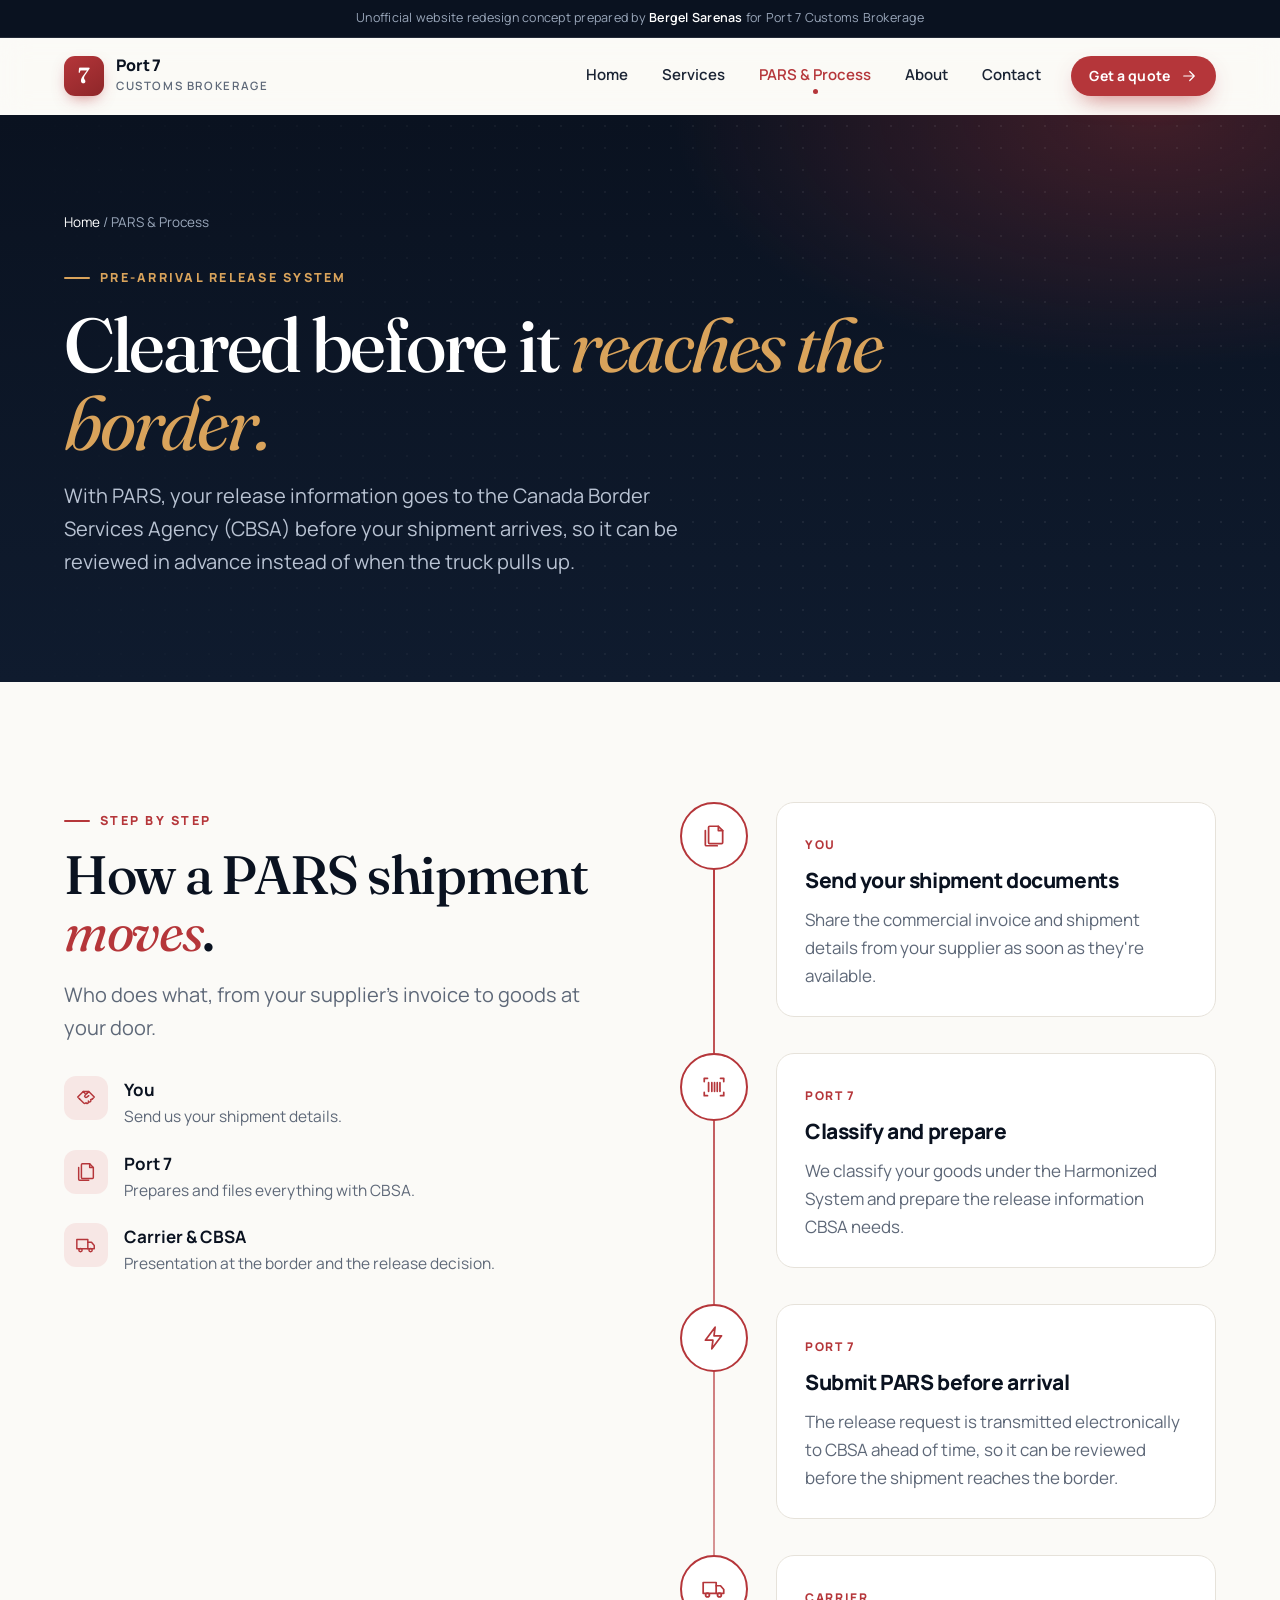
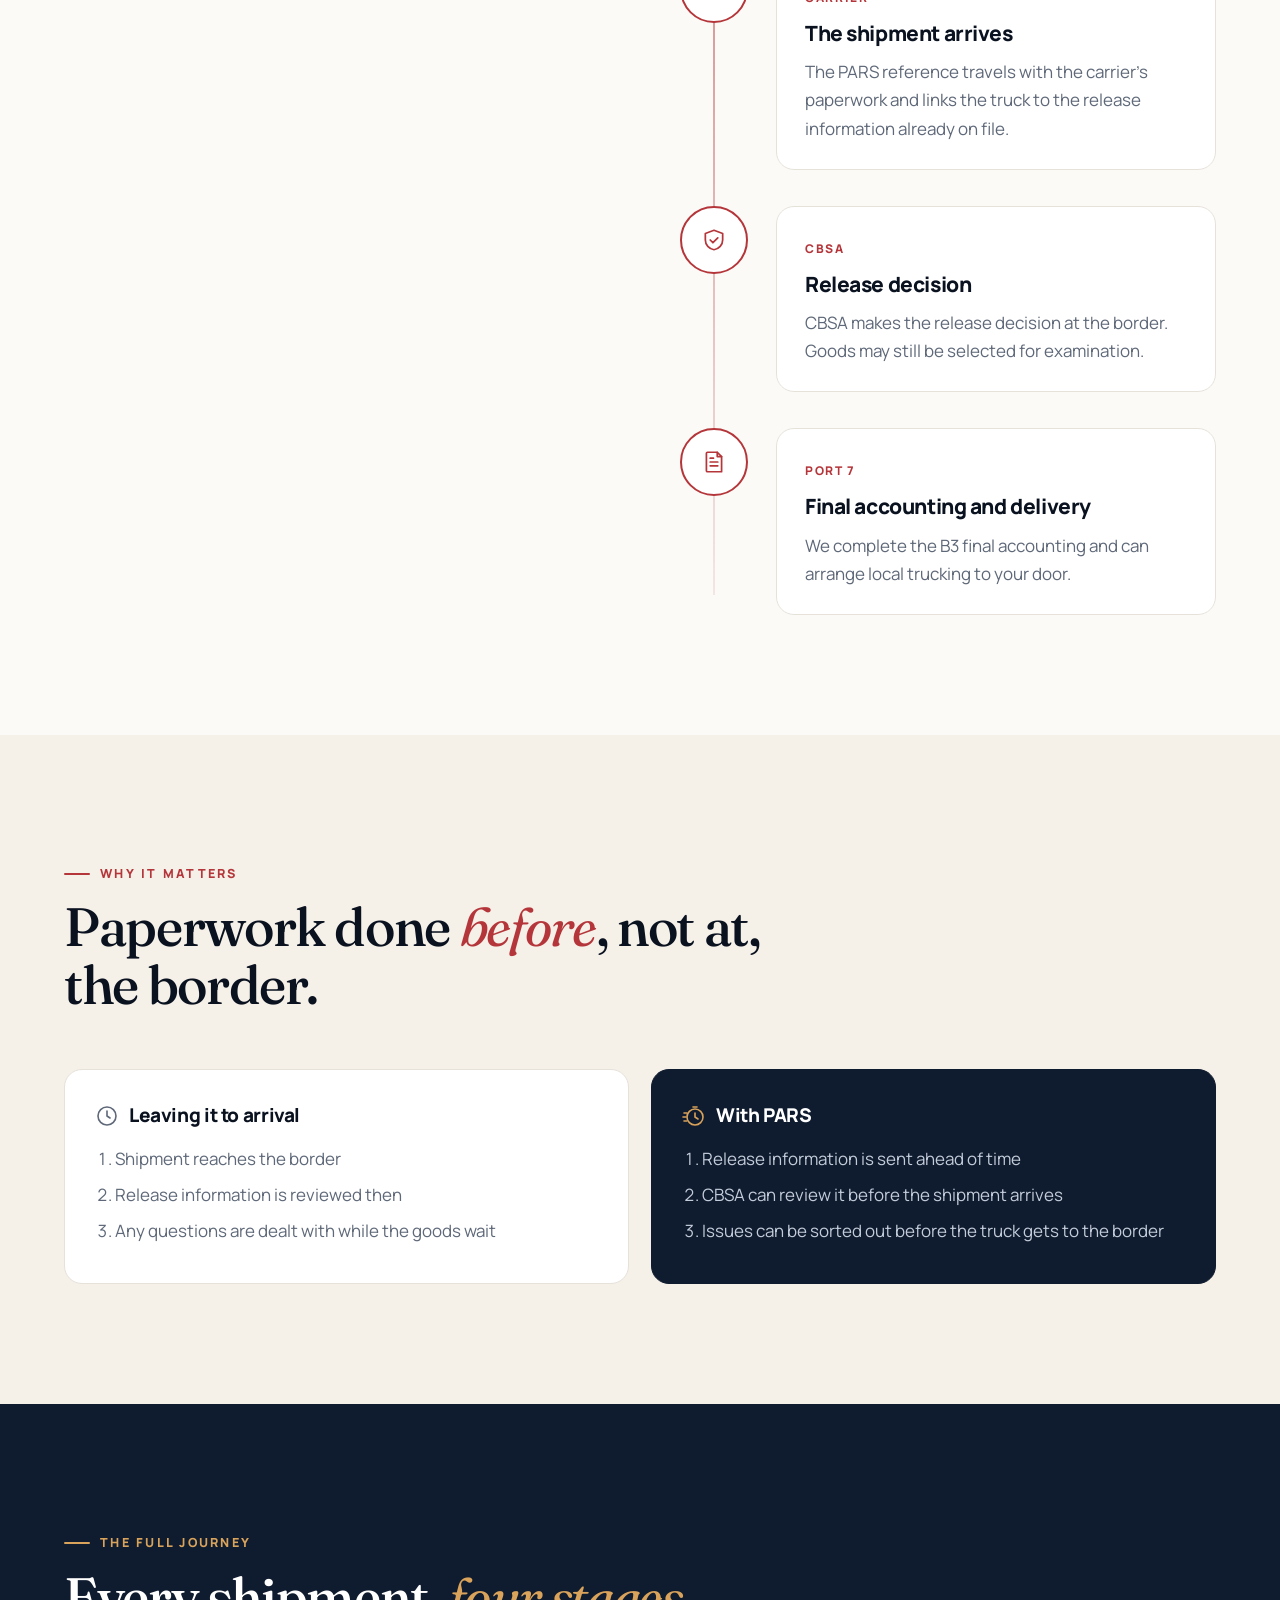
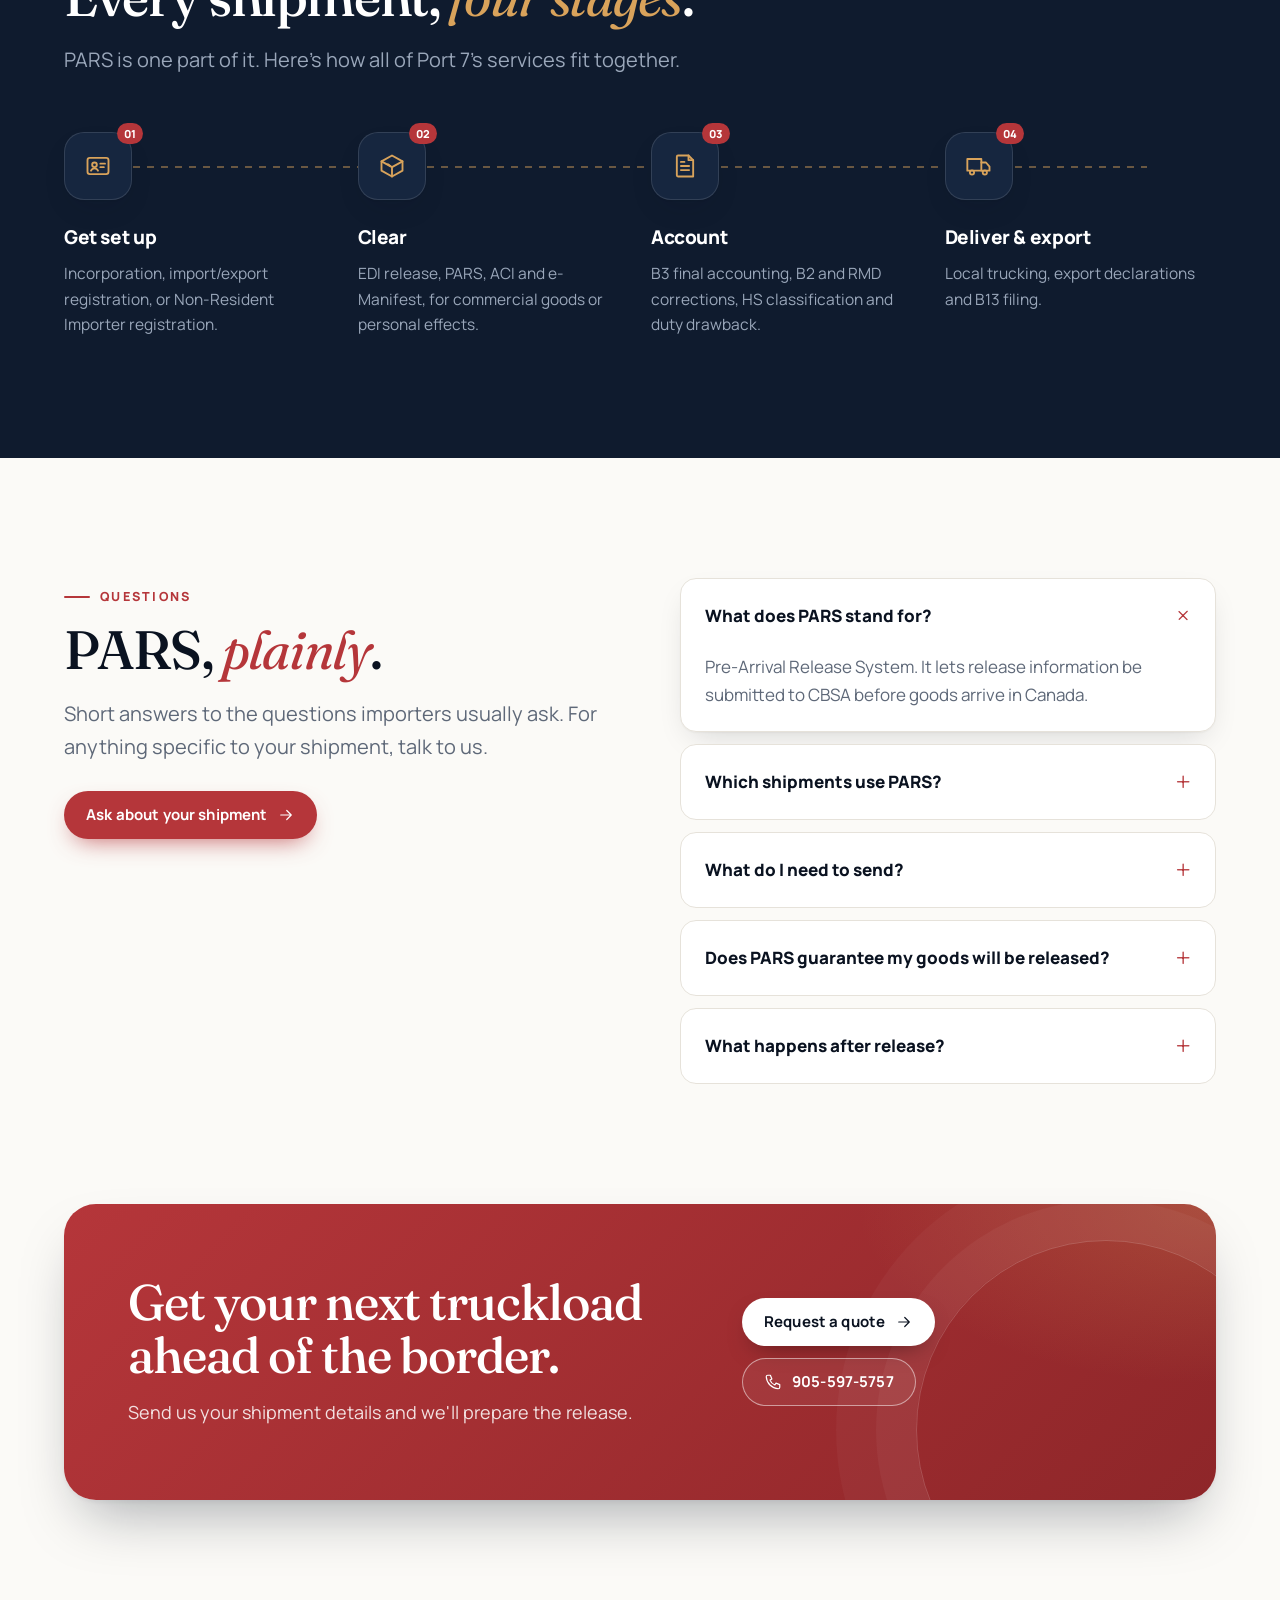
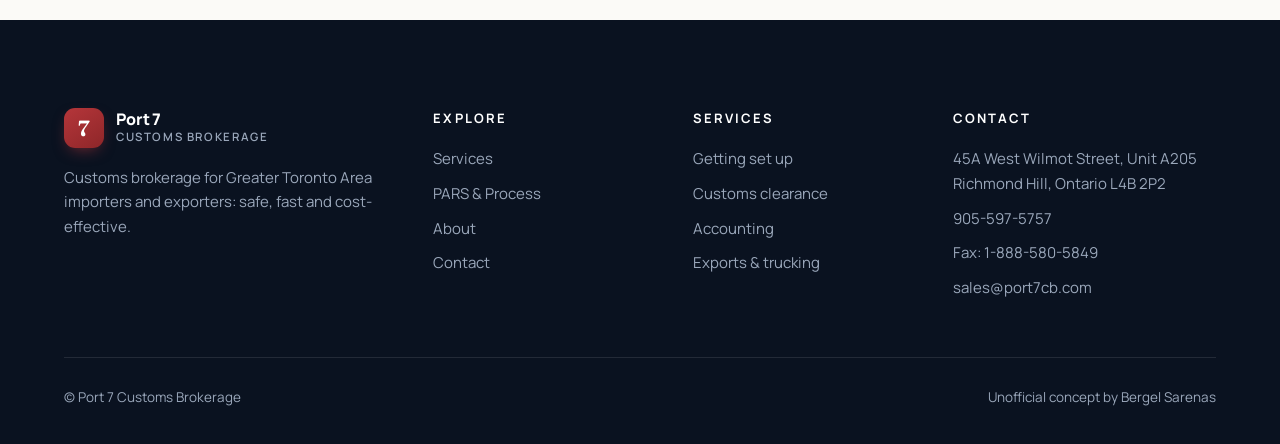
<file: process.html>
<!doctype html>
<html lang="en">
<head>
<meta charset="utf-8">
<meta name="viewport" content="width=device-width, initial-scale=1">
<meta name="robots" content="noindex, nofollow">
<title>PARS &amp; How It Works | Port 7 Customs Brokerage</title>
<meta name="description" content="How Port 7 clears your shipment, step by step, including the Pre-Arrival Release System (PARS).">
<meta name="theme-color" content="#0a1220">
<link rel="preconnect" href="https://fonts.googleapis.com">
<link rel="preconnect" href="https://fonts.gstatic.com" crossorigin>
<link href="https://fonts.googleapis.com/css2?family=Fraunces:ital,opsz,wght@0,9..144,400;0,9..144,500;0,9..144,600;1,9..144,400&family=Manrope:wght@400;500;600;700;800&display=swap" rel="stylesheet">
<link rel="stylesheet" href="styles.css">
<script>document.documentElement.classList.add('js')</script>
<script src="main.js" defer></script>
</head>
<body>

<div class="concept">Unofficial website redesign concept prepared by <strong>Bergel Sarenas</strong> for Port 7 Customs Brokerage</div>

<header class="site-header">
  <div class="wrap">
    <a class="brand" href="index.html" aria-label="Port 7 Customs Brokerage home">
      <span class="brand-mark">7</span>
      <span class="brand-text"><b>Port 7</b><span>Customs Brokerage</span></span>
    </a>
    <button class="menu-btn" type="button" aria-label="Open menu" aria-expanded="false" aria-controls="nav"><span></span></button>
    <nav class="nav" id="nav" aria-label="Main">
      <a href="index.html">Home</a>
      <a href="services.html">Services</a>
      <a href="process.html" aria-current="page">PARS &amp; Process</a>
      <a href="about.html">About</a>
      <a href="contact.html">Contact</a>
      <a class="btn small" href="contact.html#quote">Get a quote <svg class="icon arrow"><use href="icons.svg#arrow"/></svg></a>
    </nav>
  </div>
</header>

<main>
  <section class="page-hero">
    <div class="wrap">
      <div class="crumbs rise"><a href="index.html">Home</a> / PARS &amp; Process</div>
      <span class="eyebrow rise" style="--d:.05s">Pre-Arrival Release System</span>
      <h1 class="display rise" style="--d:.1s">Cleared before it <em>reaches the border.</em></h1>
      <p class="lead rise" style="--d:.15s">With PARS, your release information goes to the Canada Border Services Agency (CBSA) before your shipment arrives, so it can be reviewed in advance instead of when the truck pulls up.</p>
    </div>
  </section>

  <!-- PARS timeline -->
  <section>
    <div class="wrap split" style="align-items:start">
      <div class="reveal sticky-col">
        <span class="eyebrow">Step by step</span>
        <h2 class="title" style="margin-top:14px">How a PARS shipment <em>moves</em>.</h2>
        <p class="lead">Who does what, from your supplier's invoice to goods at your door.</p>
        <ul class="feature-list">
          <li><span class="ic"><svg class="icon"><use href="icons.svg#handshake"/></svg></span><span><b>You</b>Send us your shipment details.</span></li>
          <li><span class="ic"><svg class="icon"><use href="icons.svg#docs"/></svg></span><span><b>Port 7</b>Prepares and files everything with CBSA.</span></li>
          <li><span class="ic"><svg class="icon"><use href="icons.svg#truck"/></svg></span><span><b>Carrier &amp; CBSA</b>Presentation at the border and the release decision.</span></li>
        </ul>
      </div>
      <ol class="timeline">
        <li class="reveal"><span class="badge"><svg class="icon"><use href="icons.svg#docs"/></svg></span><div class="body"><span class="who">You</span><h3>Send your shipment documents</h3><p>Share the commercial invoice and shipment details from your supplier as soon as they're available.</p></div></li>
        <li class="reveal"><span class="badge"><svg class="icon"><use href="icons.svg#barcode"/></svg></span><div class="body"><span class="who">Port 7</span><h3>Classify and prepare</h3><p>We classify your goods under the Harmonized System and prepare the release information CBSA needs.</p></div></li>
        <li class="reveal"><span class="badge"><svg class="icon"><use href="icons.svg#bolt"/></svg></span><div class="body"><span class="who">Port 7</span><h3>Submit PARS before arrival</h3><p>The release request is transmitted electronically to CBSA ahead of time, so it can be reviewed before the shipment reaches the border.</p></div></li>
        <li class="reveal"><span class="badge"><svg class="icon"><use href="icons.svg#truck"/></svg></span><div class="body"><span class="who">Carrier</span><h3>The shipment arrives</h3><p>The PARS reference travels with the carrier's paperwork and links the truck to the release information already on file.</p></div></li>
        <li class="reveal"><span class="badge"><svg class="icon"><use href="icons.svg#shield"/></svg></span><div class="body"><span class="who">CBSA</span><h3>Release decision</h3><p>CBSA makes the release decision at the border. Goods may still be selected for examination.</p></div></li>
        <li class="reveal"><span class="badge"><svg class="icon"><use href="icons.svg#ledger"/></svg></span><div class="body"><span class="who">Port 7</span><h3>Final accounting and delivery</h3><p>We complete the B3 final accounting and can arrange local trucking to your door.</p></div></li>
      </ol>
    </div>
  </section>

  <!-- compare -->
  <section class="bg-sand">
    <div class="wrap">
      <div class="section-head reveal">
        <span class="eyebrow">Why it matters</span>
        <h2 class="title">Paperwork done <em>before</em>, not at, the border.</h2>
      </div>
      <div class="compare">
        <div class="card reveal">
          <h3><svg class="icon" style="color:var(--muted)"><use href="icons.svg#clock"/></svg>Leaving it to arrival</h3>
          <ol>
            <li>Shipment reaches the border</li>
            <li>Release information is reviewed then</li>
            <li>Any questions are dealt with while the goods wait</li>
          </ol>
        </div>
        <div class="card hl reveal" style="--d:.08s">
          <h3><svg class="icon" style="color:var(--gold)"><use href="icons.svg#fast"/></svg>With PARS</h3>
          <ol>
            <li>Release information is sent ahead of time</li>
            <li>CBSA can review it before the shipment arrives</li>
            <li>Issues can be sorted out before the truck gets to the border</li>
          </ol>
        </div>
      </div>
    </div>
  </section>

  <!-- overall journey -->
  <section class="bg-dark">
    <div class="wrap">
      <div class="section-head reveal">
        <span class="eyebrow">The full journey</span>
        <h2 class="title">Every shipment, <em>four stages</em>.</h2>
        <p class="lead">PARS is one part of it. Here's how all of Port 7's services fit together.</p>
      </div>
      <div class="steps">
        <div class="step reveal"><div class="badge"><svg class="icon"><use href="icons.svg#idcard"/></svg></div><h3>Get set up</h3><p>Incorporation, import/export registration, or Non-Resident Importer registration.</p></div>
        <div class="step reveal" style="--d:.08s"><div class="badge"><svg class="icon"><use href="icons.svg#boxcheck"/></svg></div><h3>Clear</h3><p>EDI release, PARS, ACI and e-Manifest, for commercial goods or personal effects.</p></div>
        <div class="step reveal" style="--d:.16s"><div class="badge"><svg class="icon"><use href="icons.svg#ledger"/></svg></div><h3>Account</h3><p>B3 final accounting, B2 and RMD corrections, HS classification and duty drawback.</p></div>
        <div class="step reveal" style="--d:.24s"><div class="badge"><svg class="icon"><use href="icons.svg#truck"/></svg></div><h3>Deliver &amp; export</h3><p>Local trucking, export declarations and B13 filing.</p></div>
      </div>
    </div>
  </section>

  <!-- faq -->
  <section>
    <div class="wrap split" style="align-items:start">
      <div class="reveal">
        <span class="eyebrow">Questions</span>
        <h2 class="title" style="margin-top:14px">PARS, <em>plainly</em>.</h2>
        <p class="lead">Short answers to the questions importers usually ask. For anything specific to your shipment, talk to us.</p>
        <p style="margin-top:28px"><a class="btn" href="contact.html#quote">Ask about your shipment <svg class="icon arrow"><use href="icons.svg#arrow"/></svg></a></p>
      </div>
      <div class="faq reveal" style="--d:.08s">
        <details open><summary>What does PARS stand for?</summary><p>Pre-Arrival Release System. It lets release information be submitted to CBSA before goods arrive in Canada.</p></details>
        <details><summary>Which shipments use PARS?</summary><p>PARS is commonly used for shipments that arrive by truck. Talk to us about which release option fits your shipment.</p></details>
        <details><summary>What do I need to send?</summary><p>Start with the commercial invoice and shipment details from your supplier. We'll tell you if anything else is needed.</p></details>
        <details><summary>Does PARS guarantee my goods will be released?</summary><p>No. CBSA always makes the release decision and can select any shipment for examination. PARS means the information is ready for review ahead of time.</p></details>
        <details><summary>What happens after release?</summary><p>We complete the B3 final accounting, handle any later corrections, and can arrange local trucking to your door.</p></details>
      </div>
    </div>
  </section>

  <section style="padding-top:0">
    <div class="wrap">
      <div class="cta reveal">
        <div>
          <h2>Get your next truckload ahead of the border.</h2>
          <p>Send us your shipment details and we'll prepare the release.</p>
        </div>
        <div class="actions">
          <a class="btn light" href="contact.html#quote">Request a quote <svg class="icon arrow"><use href="icons.svg#arrow"/></svg></a>
          <a class="btn ghost" href="tel:+19055975757"><svg class="icon"><use href="icons.svg#phone"/></svg>905-597-5757</a>
        </div>
      </div>
    </div>
  </section>
</main>

<footer class="site-footer">
  <div class="wrap">
    <div class="footer-top">
      <div>
        <a class="brand" href="index.html"><span class="brand-mark">7</span><span class="brand-text"><b>Port 7</b><span>Customs Brokerage</span></span></a>
        <p>Customs brokerage for Greater Toronto Area importers and exporters: safe, fast and cost-effective.</p>
      </div>
      <div><h4>Explore</h4><ul><li><a href="services.html">Services</a></li><li><a href="process.html">PARS &amp; Process</a></li><li><a href="about.html">About</a></li><li><a href="contact.html">Contact</a></li></ul></div>
      <div><h4>Services</h4><ul><li><a href="services.html#setup">Getting set up</a></li><li><a href="services.html#clearance">Customs clearance</a></li><li><a href="services.html#accounting">Accounting</a></li><li><a href="services.html#export">Exports &amp; trucking</a></li></ul></div>
      <div><h4>Contact</h4><ul><li>45A West Wilmot Street, Unit A205<br>Richmond Hill, Ontario L4B 2P2</li><li><a href="tel:+19055975757">905-597-5757</a></li><li>Fax: 1-888-580-5849</li><li><a href="mailto:sales@port7cb.com">sales@port7cb.com</a></li></ul></div>
    </div>
    <div class="footer-bottom"><span>© Port 7 Customs Brokerage</span><span>Unofficial concept by Bergel Sarenas</span></div>
  </div>
</footer>

</body>
</html>
</file>
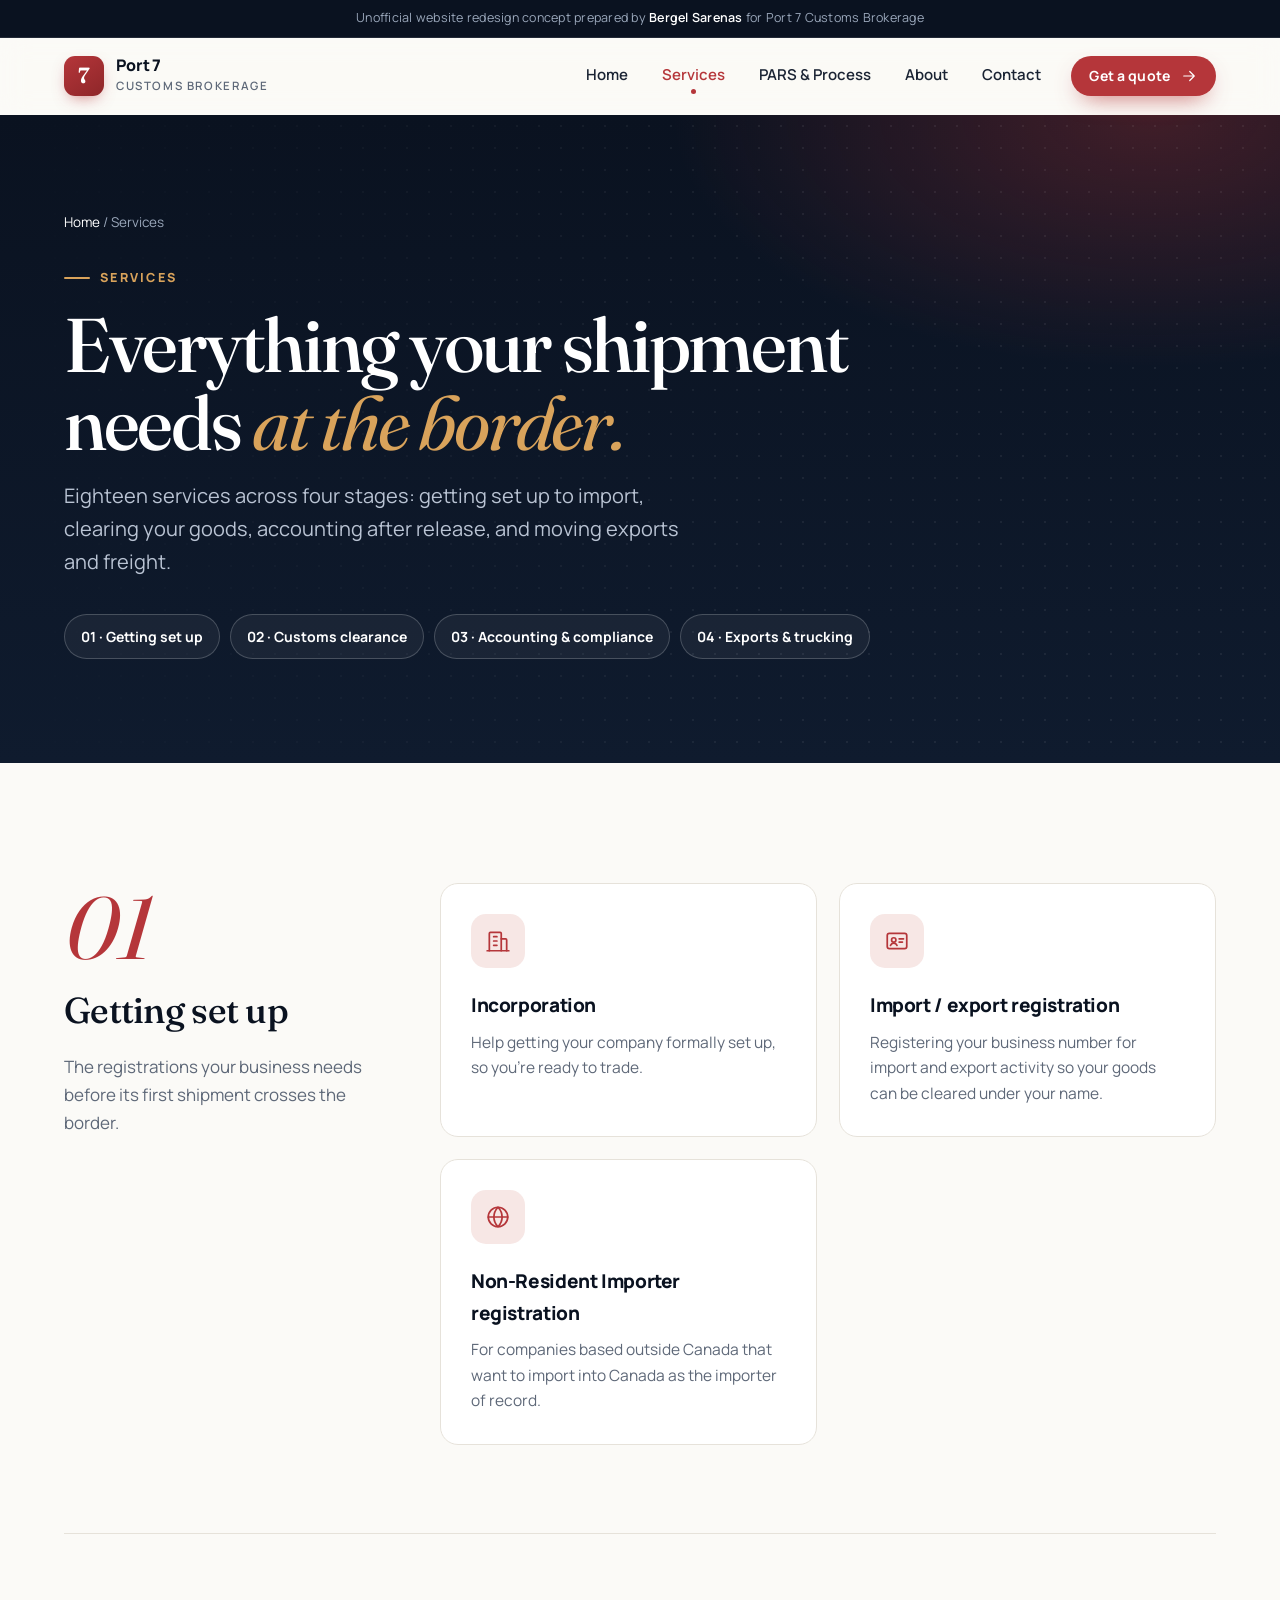
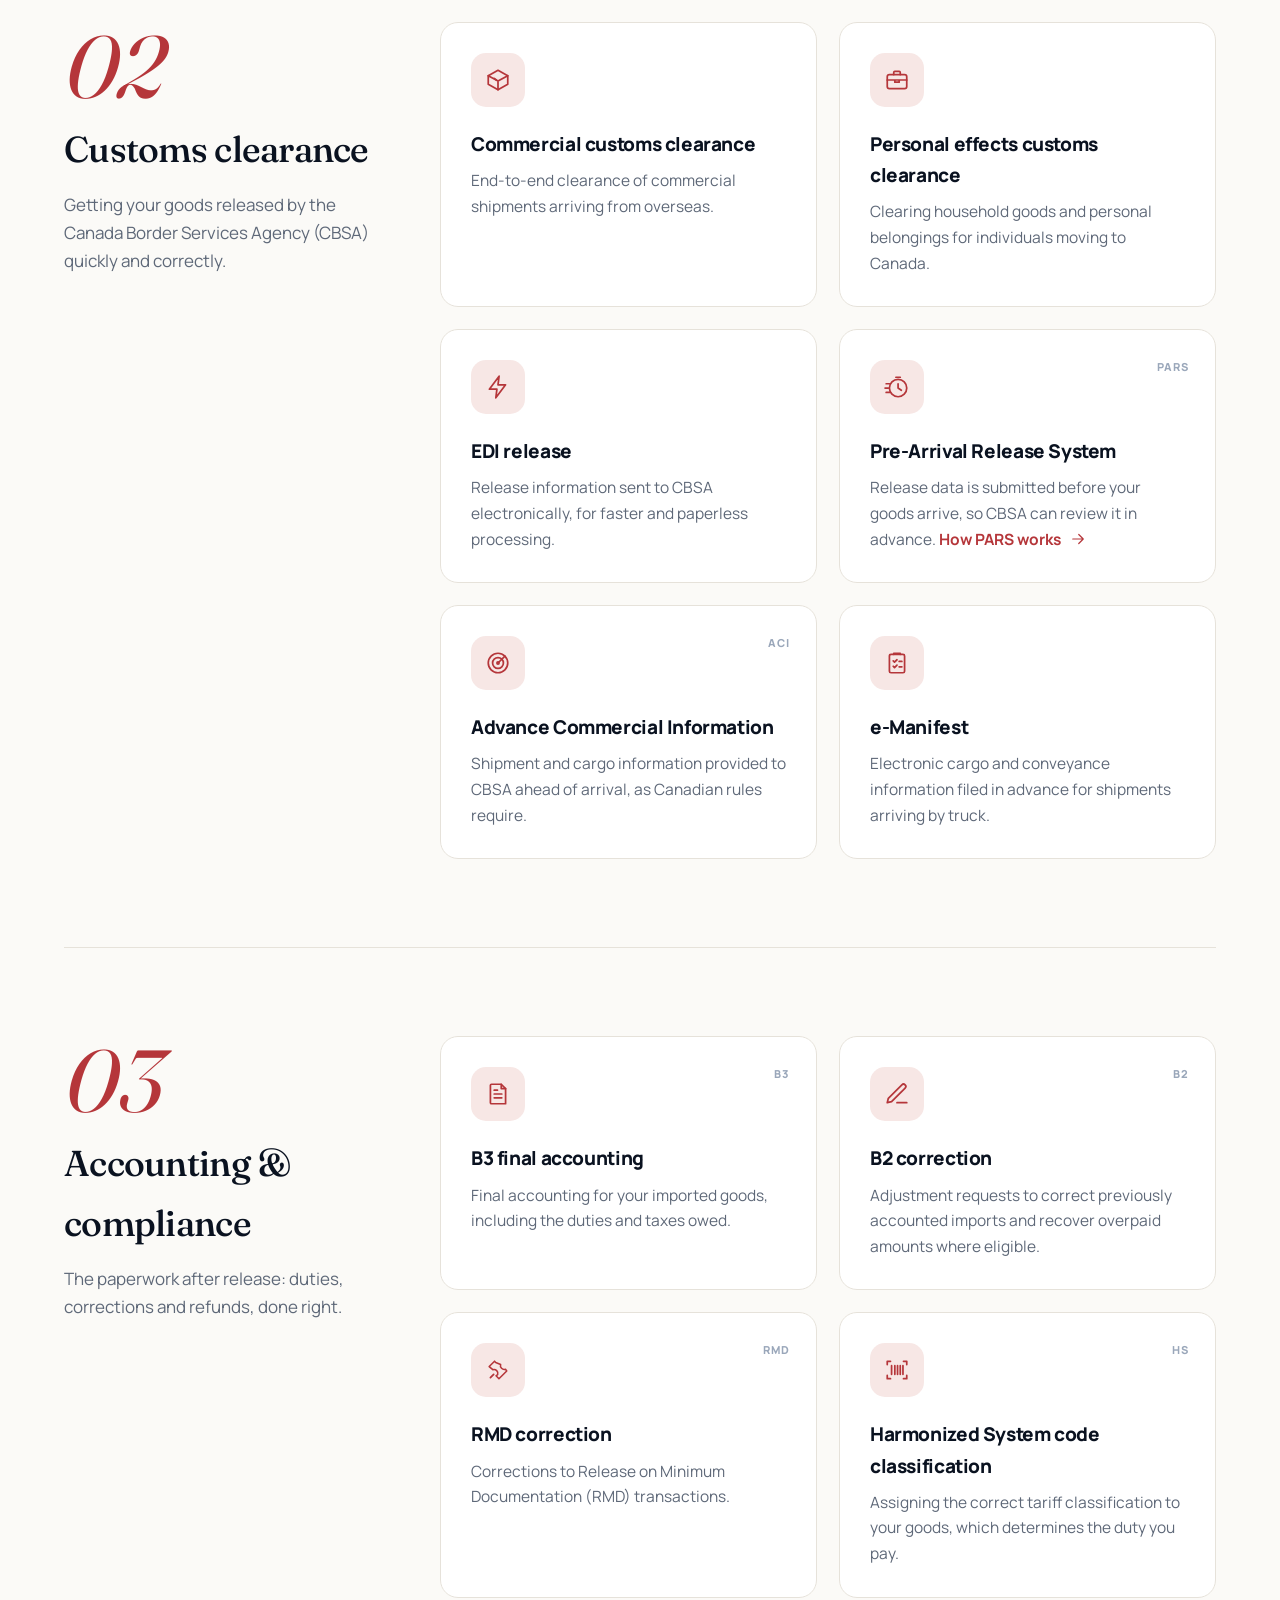
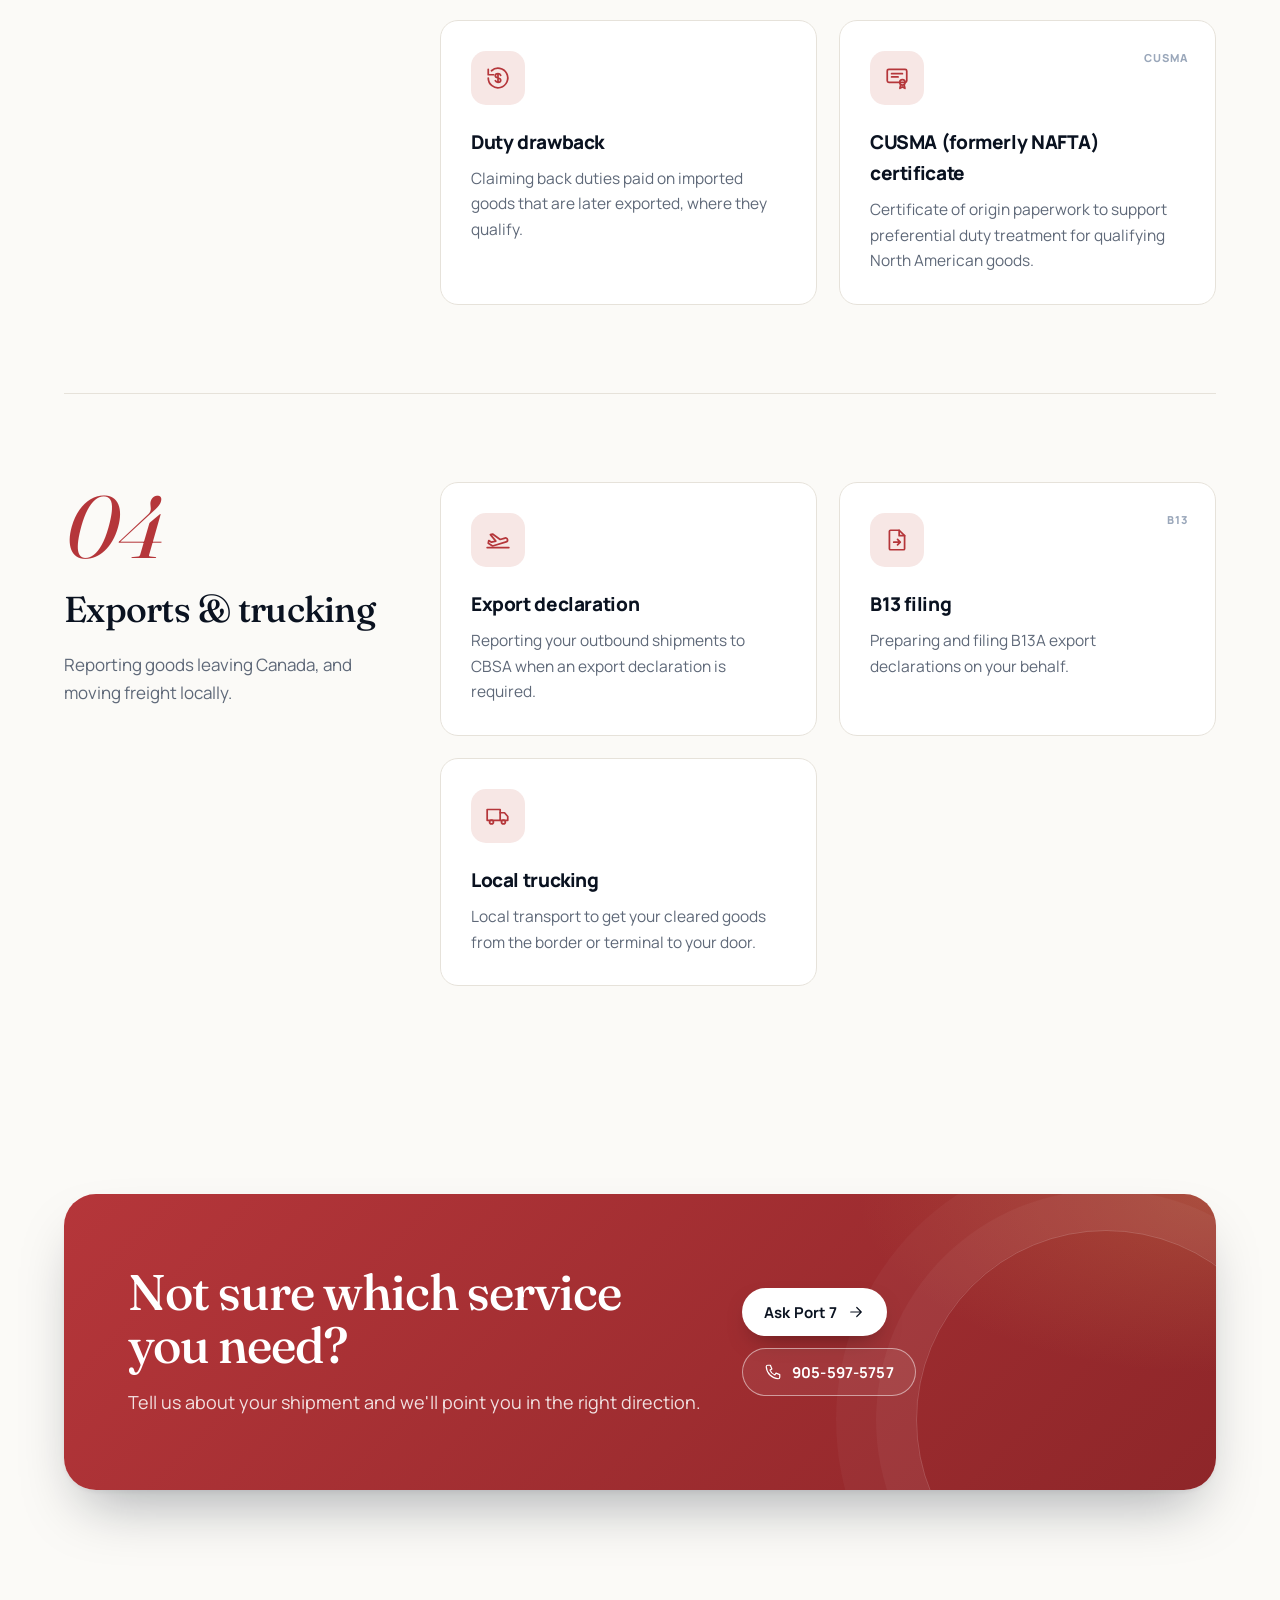
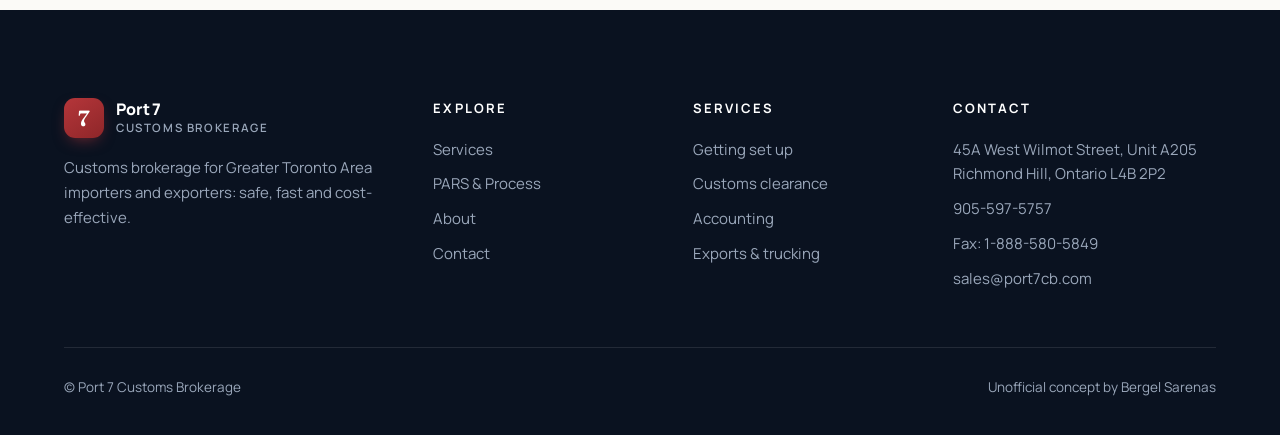
<file: services.html>
<!doctype html>
<html lang="en">
<head>
<meta charset="utf-8">
<meta name="viewport" content="width=device-width, initial-scale=1">
<meta name="robots" content="noindex, nofollow">
<title>Services | Port 7 Customs Brokerage</title>
<meta name="description" content="Customs brokerage services from Port 7: import registration, commercial and personal effects clearance, PARS, EDI release, B3 accounting, HS classification, duty drawback, exports and local trucking.">
<meta name="theme-color" content="#0a1220">
<link rel="preconnect" href="https://fonts.googleapis.com">
<link rel="preconnect" href="https://fonts.gstatic.com" crossorigin>
<link href="https://fonts.googleapis.com/css2?family=Fraunces:ital,opsz,wght@0,9..144,400;0,9..144,500;0,9..144,600;1,9..144,400&family=Manrope:wght@400;500;600;700;800&display=swap" rel="stylesheet">
<link rel="stylesheet" href="styles.css">
<script>document.documentElement.classList.add('js')</script>
<script src="main.js" defer></script>
</head>
<body>

<div class="concept">Unofficial website redesign concept prepared by <strong>Bergel Sarenas</strong> for Port 7 Customs Brokerage</div>

<header class="site-header">
  <div class="wrap">
    <a class="brand" href="index.html" aria-label="Port 7 Customs Brokerage home">
      <span class="brand-mark">7</span>
      <span class="brand-text"><b>Port 7</b><span>Customs Brokerage</span></span>
    </a>
    <button class="menu-btn" type="button" aria-label="Open menu" aria-expanded="false" aria-controls="nav"><span></span></button>
    <nav class="nav" id="nav" aria-label="Main">
      <a href="index.html">Home</a>
      <a href="services.html" aria-current="page">Services</a>
      <a href="process.html">PARS &amp; Process</a>
      <a href="about.html">About</a>
      <a href="contact.html">Contact</a>
      <a class="btn small" href="contact.html#quote">Get a quote <svg class="icon arrow"><use href="icons.svg#arrow"/></svg></a>
    </nav>
  </div>
</header>

<main>
  <section class="page-hero">
    <div class="wrap">
      <div class="crumbs rise"><a href="index.html">Home</a> / Services</div>
      <span class="eyebrow rise" style="--d:.05s">Services</span>
      <h1 class="display rise" style="--d:.1s">Everything your shipment needs <em>at the border.</em></h1>
      <p class="lead rise" style="--d:.15s">Eighteen services across four stages: getting set up to import, clearing your goods, accounting after release, and moving exports and freight.</p>
      <nav class="jump rise" style="--d:.2s" aria-label="Service categories">
        <a href="#setup">01 · Getting set up</a>
        <a href="#clearance">02 · Customs clearance</a>
        <a href="#accounting">03 · Accounting &amp; compliance</a>
        <a href="#export">04 · Exports &amp; trucking</a>
      </nav>
    </div>
  </section>

  <section>
    <div class="wrap">

      <div class="service-group" id="setup">
        <aside class="reveal">
          <div class="big">01</div>
          <h2>Getting set up</h2>
          <p>The registrations your business needs before its first shipment crosses the border.</p>
        </aside>
        <div class="grid cols-2">
          <article class="card reveal"><span class="ic"><svg class="icon"><use href="icons.svg#building"/></svg></span><h3>Incorporation</h3><p>Help getting your company formally set up, so you're ready to trade.</p></article>
          <article class="card reveal" style="--d:.06s"><span class="ic"><svg class="icon"><use href="icons.svg#idcard"/></svg></span><h3>Import / export registration</h3><p>Registering your business number for import and export activity so your goods can be cleared under your name.</p></article>
          <article class="card reveal" style="--d:.12s"><span class="ic"><svg class="icon"><use href="icons.svg#globe"/></svg></span><h3>Non-Resident Importer registration</h3><p>For companies based outside Canada that want to import into Canada as the importer of record.</p></article>
        </div>
      </div>

      <div class="service-group" id="clearance">
        <aside class="reveal">
          <div class="big">02</div>
          <h2>Customs clearance</h2>
          <p>Getting your goods released by the Canada Border Services Agency (CBSA) quickly and correctly.</p>
        </aside>
        <div class="grid cols-2">
          <article class="card reveal"><span class="ic"><svg class="icon"><use href="icons.svg#boxcheck"/></svg></span><h3>Commercial customs clearance</h3><p>End-to-end clearance of commercial shipments arriving from overseas.</p></article>
          <article class="card reveal" style="--d:.06s"><span class="ic"><svg class="icon"><use href="icons.svg#suitcase"/></svg></span><h3>Personal effects customs clearance</h3><p>Clearing household goods and personal belongings for individuals moving to Canada.</p></article>
          <article class="card reveal" style="--d:.12s"><span class="ic"><svg class="icon"><use href="icons.svg#bolt"/></svg></span><h3>EDI release</h3><p>Release information sent to CBSA electronically, for faster and paperless processing.</p></article>
          <article class="card reveal" style="--d:.18s"><span class="code">PARS</span><span class="ic"><svg class="icon"><use href="icons.svg#fast"/></svg></span><h3>Pre-Arrival Release System</h3><p>Release data is submitted before your goods arrive, so CBSA can review it in advance. <a class="link-arrow" href="process.html">How PARS works <svg class="icon"><use href="icons.svg#arrow"/></svg></a></p></article>
          <article class="card reveal" style="--d:.24s"><span class="code">ACI</span><span class="ic"><svg class="icon"><use href="icons.svg#radar"/></svg></span><h3>Advance Commercial Information</h3><p>Shipment and cargo information provided to CBSA ahead of arrival, as Canadian rules require.</p></article>
          <article class="card reveal" style="--d:.3s"><span class="ic"><svg class="icon"><use href="icons.svg#manifest"/></svg></span><h3>e-Manifest</h3><p>Electronic cargo and conveyance information filed in advance for shipments arriving by truck.</p></article>
        </div>
      </div>

      <div class="service-group" id="accounting">
        <aside class="reveal">
          <div class="big">03</div>
          <h2>Accounting &amp; compliance</h2>
          <p>The paperwork after release: duties, corrections and refunds, done right.</p>
        </aside>
        <div class="grid cols-2">
          <article class="card reveal"><span class="code">B3</span><span class="ic"><svg class="icon"><use href="icons.svg#ledger"/></svg></span><h3>B3 final accounting</h3><p>Final accounting for your imported goods, including the duties and taxes owed.</p></article>
          <article class="card reveal" style="--d:.06s"><span class="code">B2</span><span class="ic"><svg class="icon"><use href="icons.svg#edit"/></svg></span><h3>B2 correction</h3><p>Adjustment requests to correct previously accounted imports and recover overpaid amounts where eligible.</p></article>
          <article class="card reveal" style="--d:.12s"><span class="code">RMD</span><span class="ic"><svg class="icon"><use href="icons.svg#wrench"/></svg></span><h3>RMD correction</h3><p>Corrections to Release on Minimum Documentation (RMD) transactions.</p></article>
          <article class="card reveal" style="--d:.18s"><span class="code">HS</span><span class="ic"><svg class="icon"><use href="icons.svg#barcode"/></svg></span><h3>Harmonized System code classification</h3><p>Assigning the correct tariff classification to your goods, which determines the duty you pay.</p></article>
          <article class="card reveal" style="--d:.24s"><span class="ic"><svg class="icon"><use href="icons.svg#refund"/></svg></span><h3>Duty drawback</h3><p>Claiming back duties paid on imported goods that are later exported, where they qualify.</p></article>
          <article class="card reveal" style="--d:.3s"><span class="code">CUSMA</span><span class="ic"><svg class="icon"><use href="icons.svg#certificate"/></svg></span><h3>CUSMA (formerly NAFTA) certificate</h3><p>Certificate of origin paperwork to support preferential duty treatment for qualifying North American goods.</p></article>
        </div>
      </div>

      <div class="service-group" id="export">
        <aside class="reveal">
          <div class="big">04</div>
          <h2>Exports &amp; trucking</h2>
          <p>Reporting goods leaving Canada, and moving freight locally.</p>
        </aside>
        <div class="grid cols-2">
          <article class="card reveal"><span class="ic"><svg class="icon"><use href="icons.svg#planeout"/></svg></span><h3>Export declaration</h3><p>Reporting your outbound shipments to CBSA when an export declaration is required.</p></article>
          <article class="card reveal" style="--d:.06s"><span class="code">B13</span><span class="ic"><svg class="icon"><use href="icons.svg#docout"/></svg></span><h3>B13 filing</h3><p>Preparing and filing B13A export declarations on your behalf.</p></article>
          <article class="card reveal" style="--d:.12s"><span class="ic"><svg class="icon"><use href="icons.svg#truck"/></svg></span><h3>Local trucking</h3><p>Local transport to get your cleared goods from the border or terminal to your door.</p></article>
        </div>
      </div>

    </div>
  </section>

  <section style="padding-top:0">
    <div class="wrap">
      <div class="cta reveal">
        <div>
          <h2>Not sure which service you need?</h2>
          <p>Tell us about your shipment and we'll point you in the right direction.</p>
        </div>
        <div class="actions">
          <a class="btn light" href="contact.html#quote">Ask Port 7 <svg class="icon arrow"><use href="icons.svg#arrow"/></svg></a>
          <a class="btn ghost" href="tel:+19055975757"><svg class="icon"><use href="icons.svg#phone"/></svg>905-597-5757</a>
        </div>
      </div>
    </div>
  </section>
</main>

<footer class="site-footer">
  <div class="wrap">
    <div class="footer-top">
      <div>
        <a class="brand" href="index.html"><span class="brand-mark">7</span><span class="brand-text"><b>Port 7</b><span>Customs Brokerage</span></span></a>
        <p>Customs brokerage for Greater Toronto Area importers and exporters: safe, fast and cost-effective.</p>
      </div>
      <div><h4>Explore</h4><ul><li><a href="services.html">Services</a></li><li><a href="process.html">PARS &amp; Process</a></li><li><a href="about.html">About</a></li><li><a href="contact.html">Contact</a></li></ul></div>
      <div><h4>Services</h4><ul><li><a href="services.html#setup">Getting set up</a></li><li><a href="services.html#clearance">Customs clearance</a></li><li><a href="services.html#accounting">Accounting</a></li><li><a href="services.html#export">Exports &amp; trucking</a></li></ul></div>
      <div><h4>Contact</h4><ul><li>45A West Wilmot Street, Unit A205<br>Richmond Hill, Ontario L4B 2P2</li><li><a href="tel:+19055975757">905-597-5757</a></li><li>Fax: 1-888-580-5849</li><li><a href="mailto:sales@port7cb.com">sales@port7cb.com</a></li></ul></div>
    </div>
    <div class="footer-bottom"><span>© Port 7 Customs Brokerage</span><span>Unofficial concept by Bergel Sarenas</span></div>
  </div>
</footer>

</body>
</html>
</file>
<file: styles.css>
/* Port 7 concept: shared styles for all pages */
:root {
  --ink: #0a1220;
  --navy: #0f1b2e;
  --navy-2: #16263f;
  --navy-3: #1f3354;
  --crimson: #b5363a;
  --crimson-2: #8e2629;
  --crimson-soft: #f7e7e5;
  --gold: #d9a35b;
  --sand: #f5f0e8;
  --paper: #fbfaf7;
  --white: #ffffff;
  --text: #1a2333;
  --muted: #5e6878;
  --steel: #9aa7ba;
  --line: #e6e2da;
  --line-dark: rgba(255, 255, 255, .1);
  --radius: 18px;
  --shadow: 0 1px 2px rgba(10, 18, 32, .04), 0 12px 32px -12px rgba(10, 18, 32, .18);
  --shadow-lg: 0 2px 4px rgba(10, 18, 32, .05), 0 30px 60px -20px rgba(10, 18, 32, .35);
  --display: "Fraunces", Georgia, "Times New Roman", serif;
  --body: "Manrope", system-ui, -apple-system, "Segoe UI", Roboto, Arial, sans-serif;
  --ease: cubic-bezier(.2, .7, .2, 1);
}

*, *::before, *::after { box-sizing: border-box; }
html { scroll-behavior: smooth; -webkit-text-size-adjust: 100%; }
body {
  margin: 0; font-family: var(--body); font-size: 17px; line-height: 1.65;
  color: var(--text); background: var(--paper);
  -webkit-font-smoothing: antialiased; text-rendering: optimizeLegibility;
  overflow-x: hidden;
}
img, svg { display: block; max-width: 100%; }
a { color: inherit; }
::selection { background: var(--crimson); color: #fff; }
:focus-visible { outline: 2px solid var(--crimson); outline-offset: 3px; border-radius: 6px; }
.wrap { width: 100%; max-width: 1200px; margin: 0 auto; padding: 0 24px; }
.icon { width: 24px; height: 24px; fill: none; stroke: currentColor; stroke-width: 1.6; stroke-linecap: round; stroke-linejoin: round; flex: none; }

/* ---------- Concept banner ---------- */
.concept {
  background: var(--ink); color: var(--steel); font-size: 12.5px; letter-spacing: .02em;
  text-align: center; padding: 8px 16px; border-bottom: 1px solid var(--line-dark);
}
.concept strong { color: #fff; font-weight: 600; }

/* ---------- Header ---------- */
.site-header {
  position: sticky; top: 0; z-index: 50;
  background: rgba(251, 250, 247, .82); backdrop-filter: saturate(160%) blur(14px); -webkit-backdrop-filter: saturate(160%) blur(14px);
  border-bottom: 1px solid transparent; transition: border-color .3s, box-shadow .3s, background .3s;
}
.site-header.scrolled { border-color: var(--line); box-shadow: 0 8px 24px -16px rgba(10, 18, 32, .25); background: rgba(251, 250, 247, .94); }
.site-header .wrap { display: flex; align-items: center; justify-content: space-between; gap: 24px; height: 76px; transition: height .3s var(--ease); }
.site-header.scrolled .wrap { height: 64px; }
.brand { display: flex; align-items: center; gap: 12px; text-decoration: none; color: var(--ink); }
.brand-mark {
  width: 40px; height: 40px; border-radius: 11px; display: grid; place-items: center; flex: none;
  background: linear-gradient(145deg, var(--crimson), var(--crimson-2)); color: #fff;
  font-family: var(--display); font-weight: 600; font-size: 22px; box-shadow: 0 6px 16px -6px rgba(181, 54, 58, .7);
}
.brand-text { line-height: 1.1; }
.brand-text b { display: block; font-size: 16px; font-weight: 800; letter-spacing: -.01em; }
.brand-text span { font-size: 11.5px; letter-spacing: .14em; text-transform: uppercase; color: var(--muted); font-weight: 600; }
.nav { display: flex; align-items: center; gap: 6px; }
.nav a:not(.btn) {
  position: relative; text-decoration: none; font-size: 15px; font-weight: 600; color: var(--text);
  padding: 8px 14px; border-radius: 999px; transition: color .2s, background .2s;
}
.nav a:not(.btn):hover { background: rgba(10, 18, 32, .05); }
.nav a[aria-current="page"] { color: var(--crimson); }
.nav a[aria-current="page"]::after {
  content: ""; position: absolute; left: 50%; bottom: 2px; width: 5px; height: 5px; margin-left: -2.5px; border-radius: 50%; background: var(--crimson);
}
.nav .btn { margin-left: 10px; }
.menu-btn {
  display: none; width: 44px; height: 44px; border-radius: 12px; border: 1px solid var(--line); background: #fff;
  align-items: center; justify-content: center; cursor: pointer; color: var(--ink);
}
.menu-btn span, .menu-btn span::before, .menu-btn span::after {
  display: block; width: 18px; height: 2px; background: currentColor; border-radius: 2px; position: relative; transition: transform .3s var(--ease), background .2s;
}
.menu-btn span::before, .menu-btn span::after { content: ""; position: absolute; left: 0; }
.menu-btn span::before { top: -6px; }
.menu-btn span::after { top: 6px; }
.menu-open .menu-btn span { background: transparent; }
.menu-open .menu-btn span::before { transform: translateY(6px) rotate(45deg); }
.menu-open .menu-btn span::after { transform: translateY(-6px) rotate(-45deg); }

/* ---------- Buttons ---------- */
.btn {
  display: inline-flex; align-items: center; gap: 10px; text-decoration: none; cursor: pointer;
  font: 700 15px/1 var(--body); letter-spacing: .01em; padding: 15px 22px; border-radius: 999px; border: 0;
  background: var(--crimson); color: #fff; white-space: nowrap;
  box-shadow: 0 10px 24px -10px rgba(181, 54, 58, .8);
  transition: transform .25s var(--ease), box-shadow .25s var(--ease), background .25s;
}
.btn:hover { transform: translateY(-2px); background: var(--crimson-2); box-shadow: 0 16px 30px -12px rgba(181, 54, 58, .9); }
.btn .icon { width: 18px; height: 18px; transition: transform .25s var(--ease); }
.btn:hover .icon.arrow { transform: translateX(4px); }
.btn.small { padding: 11px 18px; font-size: 14px; }
.btn.ghost { background: rgba(255, 255, 255, .06); color: #fff; box-shadow: inset 0 0 0 1px rgba(255, 255, 255, .28); }
.btn.ghost:hover { background: rgba(255, 255, 255, .12); }
.btn.light { background: #fff; color: var(--ink); box-shadow: 0 10px 24px -12px rgba(0, 0, 0, .5); }
.btn.light:hover { background: var(--sand); }
.link-arrow { display: inline-flex; align-items: center; gap: 8px; font-weight: 700; color: var(--crimson); text-decoration: none; }
.link-arrow .icon { width: 18px; height: 18px; transition: transform .25s var(--ease); }
.link-arrow:hover .icon { transform: translateX(4px); }

/* ---------- Type ---------- */
h1, h2, h3, h4 { color: var(--ink); margin: 0; letter-spacing: -.02em; }
.display { font-family: var(--display); font-weight: 500; letter-spacing: -.03em; line-height: 1.02; }
.display em { font-style: italic; color: var(--gold); font-weight: 400; }
h2.title { font-family: var(--display); font-weight: 500; font-size: clamp(32px, 4.4vw, 54px); line-height: 1.06; letter-spacing: -.025em; }
h2.title em { font-style: italic; color: var(--crimson); font-weight: 400; }
.bg-dark h2.title em { color: var(--gold); }
.eyebrow {
  display: inline-flex; align-items: center; gap: 10px; font-size: 12.5px; font-weight: 800; letter-spacing: .18em; text-transform: uppercase; color: var(--crimson);
}
.eyebrow::before { content: ""; width: 26px; height: 2px; background: currentColor; border-radius: 2px; }
.lead { font-size: clamp(17px, 1.6vw, 20px); color: var(--muted); max-width: 640px; margin: 18px 0 0; }
.section-head { max-width: 760px; margin-bottom: 56px; }
.section-head.center { text-align: center; margin-left: auto; margin-right: auto; }
.section-head.center .lead { margin-left: auto; margin-right: auto; }
.section-head h2 { margin-top: 14px; }

/* ---------- Sections ---------- */
section { padding: 120px 0; position: relative; }
.bg-sand { background: var(--sand); }
.bg-dark { background: var(--navy); color: #d4dbe6; }
.bg-dark h2, .bg-dark h3 { color: #fff; }
.bg-dark .lead { color: var(--steel); }
.bg-dark .eyebrow { color: var(--gold); }

/* ---------- Hero (home) ---------- */
.hero {
  position: relative; overflow: hidden; color: #fff; padding: 110px 0 140px;
  background:
    radial-gradient(900px 500px at 85% 20%, rgba(181, 54, 58, .35), transparent 60%),
    radial-gradient(700px 500px at 10% 110%, rgba(217, 163, 91, .14), transparent 60%),
    linear-gradient(180deg, var(--ink), var(--navy) 70%);
}
.hero::before {
  content: ""; position: absolute; inset: 0; pointer-events: none; opacity: .5;
  background-image: linear-gradient(rgba(255,255,255,.05) 1px, transparent 1px), linear-gradient(90deg, rgba(255,255,255,.05) 1px, transparent 1px);
  background-size: 64px 64px;
  -webkit-mask-image: radial-gradient(ellipse at 60% 40%, #000 20%, transparent 75%); mask-image: radial-gradient(ellipse at 60% 40%, #000 20%, transparent 75%);
}
.hero-grid { position: relative; display: grid; grid-template-columns: 1.08fr .92fr; gap: 56px; align-items: center; }
.hero h1 { font-size: clamp(44px, 6.6vw, 88px); color: #fff; margin: 22px 0 0; }
.hero .lead { color: #b9c3d3; max-width: 560px; }
.hero-actions { display: flex; flex-wrap: wrap; gap: 14px; margin-top: 38px; }
.pill {
  display: inline-flex; align-items: center; gap: 10px; padding: 7px 14px 7px 8px; border-radius: 999px;
  background: rgba(255, 255, 255, .06); border: 1px solid rgba(255, 255, 255, .14); font-size: 13.5px; font-weight: 600; color: #dfe5ee;
}
.pill i { width: 22px; height: 22px; border-radius: 50%; background: var(--crimson); display: grid; place-items: center; font-style: normal; }
.pill i::after { content: ""; width: 7px; height: 7px; background: #fff; border-radius: 50%; animation: pulse 2s infinite; }
@keyframes pulse { 0% { box-shadow: 0 0 0 0 rgba(255,255,255,.7); } 70% { box-shadow: 0 0 0 8px rgba(255,255,255,0); } 100% { box-shadow: 0 0 0 0 rgba(255,255,255,0); } }
.hero-meta { display: flex; flex-wrap: wrap; gap: 26px; margin-top: 46px; padding-top: 28px; border-top: 1px solid var(--line-dark); font-size: 14px; color: var(--steel); }
.hero-meta a { color: #fff; text-decoration: none; font-weight: 600; }
.hero-meta a:hover { text-decoration: underline; }
.hero-meta div { display: flex; align-items: center; gap: 10px; }
.hero-meta .icon { width: 18px; height: 18px; color: var(--gold); }

/* hero visual */
.hero-visual { position: relative; aspect-ratio: 1 / 1.02; }
.hero-visual .route { position: absolute; left: -12%; top: -4%; width: 120%; height: auto; }
.route .arc { stroke-dasharray: 6 10; animation: dash 22s linear infinite; }
@keyframes dash { to { stroke-dashoffset: -480; } }
.route .glow { filter: drop-shadow(0 0 6px rgba(217, 163, 91, .9)); }
.status-card {
  position: absolute; right: 0; bottom: 2%; width: min(400px, 92%);
  background: rgba(255, 255, 255, .97); color: var(--text); border-radius: 22px; padding: 22px; box-shadow: var(--shadow-lg);
  animation: float 7s ease-in-out infinite;
}
@keyframes float { 0%, 100% { transform: translateY(0); } 50% { transform: translateY(-10px); } }
.status-card header { display: flex; align-items: center; justify-content: space-between; gap: 12px; margin-bottom: 14px; }
.status-card header b { font-size: 15px; color: var(--ink); }
.status-card header small { display: block; font-size: 12px; color: var(--muted); font-weight: 600; }
.tag { font-size: 10.5px; font-weight: 800; letter-spacing: .1em; text-transform: uppercase; padding: 5px 10px; border-radius: 999px; background: var(--sand); color: var(--muted); white-space: nowrap; }
.track { list-style: none; margin: 0; padding: 0; display: grid; gap: 4px; }
.track li { display: grid; grid-template-columns: 28px 1fr; align-items: center; gap: 12px; padding: 8px 10px; border-radius: 12px; font-size: 14px; font-weight: 600; }
.track li .dot { width: 28px; height: 28px; border-radius: 50%; display: grid; place-items: center; background: var(--crimson-soft); color: var(--crimson); }
.track li .dot .icon { width: 15px; height: 15px; stroke-width: 2.4; }
.track li.done .dot { background: var(--crimson); color: #fff; }
.track li.active { background: var(--sand); }
.track li.active .dot { background: #fff; box-shadow: inset 0 0 0 2px var(--crimson); }
.track li.active .dot::after { content: ""; width: 8px; height: 8px; border-radius: 50%; background: var(--crimson); animation: pulse-red 1.8s infinite; }
.track li.todo { color: var(--muted); }
@keyframes pulse-red { 0% { box-shadow: 0 0 0 0 rgba(181,54,58,.6); } 70% { box-shadow: 0 0 0 8px rgba(181,54,58,0); } 100% { box-shadow: 0 0 0 0 rgba(181,54,58,0); } }
.mini-card {
  position: absolute; left: 0; top: 12%; background: var(--navy-2); border: 1px solid rgba(255,255,255,.12); color: #fff;
  border-radius: 18px; padding: 14px 18px 14px 14px; display: flex; gap: 14px; align-items: center; box-shadow: var(--shadow-lg);
  animation: float 8s ease-in-out infinite reverse;
}
.mini-card .ic { width: 44px; height: 44px; border-radius: 12px; background: rgba(217,163,91,.15); color: var(--gold); display: grid; place-items: center; }
.mini-card b { display: block; font-size: 14px; }
.mini-card small { color: var(--steel); font-size: 12.5px; }

/* page hero (inner pages) */
.page-hero {
  position: relative; overflow: hidden; color: #fff; padding: 96px 0 104px;
  background: radial-gradient(800px 420px at 90% 0%, rgba(181, 54, 58, .32), transparent 60%), linear-gradient(180deg, var(--ink), var(--navy));
}
.page-hero::before {
  content: ""; position: absolute; inset: 0; opacity: .45; pointer-events: none;
  background-image: radial-gradient(rgba(255,255,255,.14) 1px, transparent 1px); background-size: 22px 22px;
  -webkit-mask-image: linear-gradient(90deg, transparent, #000 60%); mask-image: linear-gradient(90deg, transparent, #000 60%);
}
.page-hero .wrap { position: relative; }
.page-hero h1 { font-size: clamp(40px, 6vw, 76px); color: #fff; margin-top: 18px; max-width: 900px; }
.page-hero .lead { color: #b9c3d3; }
.page-hero .eyebrow { color: var(--gold); }
.crumbs { font-size: 13.5px; color: var(--steel); margin-bottom: 26px; }
.crumbs a { color: #fff; text-decoration: none; }
.crumbs a:hover { text-decoration: underline; }
.jump { display: flex; flex-wrap: wrap; gap: 10px; margin-top: 36px; }
.jump a {
  text-decoration: none; font-size: 14px; font-weight: 700; color: #fff; padding: 10px 16px; border-radius: 999px;
  border: 1px solid rgba(255,255,255,.2); background: rgba(255,255,255,.05); transition: background .2s, border-color .2s;
}
.jump a:hover { background: rgba(255,255,255,.12); border-color: rgba(255,255,255,.4); }

/* ---------- Marquee ---------- */
.marquee { background: var(--crimson); color: #fff; overflow: hidden; padding: 18px 0; }
.marquee-track { display: flex; width: max-content; animation: marquee 60s linear infinite; }
.marquee span { display: inline-flex; align-items: center; gap: 40px; padding-right: 40px; font-family: var(--display); font-size: 22px; font-style: italic; white-space: nowrap; }
.marquee span::after { content: "✦"; font-style: normal; font-size: 14px; color: rgba(255,255,255,.6); }
@keyframes marquee { to { transform: translateX(-50%); } }

/* ---------- Cards ---------- */
.grid { display: grid; gap: 22px; }
.grid.cols-3 { grid-template-columns: repeat(3, 1fr); }
.grid.cols-4 { grid-template-columns: repeat(4, 1fr); }
.grid.cols-2 { grid-template-columns: repeat(2, 1fr); }
.card {
  position: relative; background: #fff; border: 1px solid var(--line); border-radius: var(--radius); padding: 30px;
  transition: transform .35s var(--ease), box-shadow .35s var(--ease), border-color .35s;
}
.card:hover { transform: translateY(-6px); box-shadow: var(--shadow-lg); border-color: transparent; }
.card .ic {
  width: 54px; height: 54px; border-radius: 15px; display: grid; place-items: center; margin-bottom: 22px;
  background: var(--crimson-soft); color: var(--crimson); transition: background .35s, color .35s, transform .35s var(--ease);
}
.card:hover .ic { background: var(--crimson); color: #fff; transform: rotate(-6deg) scale(1.05); }
.card .ic .icon { width: 26px; height: 26px; }
.card h3 { font-size: 19px; font-weight: 800; margin-bottom: 8px; }
.card p { margin: 0; color: var(--muted); font-size: 15.5px; }
.card .code { position: absolute; top: 28px; right: 26px; font-size: 11px; font-weight: 800; letter-spacing: .1em; color: var(--steel); text-transform: uppercase; }

.cat-card { display: flex; flex-direction: column; min-height: 100%; text-decoration: none; overflow: hidden; }
.cat-card::after {
  content: ""; position: absolute; right: -90px; bottom: -110px; width: 240px; height: 240px; border-radius: 50%;
  background: radial-gradient(circle, rgba(181,54,58,.12), transparent 70%); transition: transform .5s var(--ease); pointer-events: none;
}
.cat-card:hover::after { transform: scale(1.6); }
.cat-card ul { list-style: none; padding: 0; margin: 18px 0 24px; display: grid; gap: 8px; font-size: 14.5px; color: var(--muted); }
.cat-card li { display: flex; gap: 10px; align-items: baseline; }
.cat-card li::before { content: ""; width: 6px; height: 6px; border-radius: 50%; background: var(--crimson); flex: none; transform: translateY(-2px); }
.cat-card .link-arrow { margin-top: auto; position: relative; z-index: 1; }

/* service category blocks */
.service-group { display: grid; grid-template-columns: 320px 1fr; gap: 56px; padding: 88px 0; border-top: 1px solid var(--line); scroll-margin-top: 80px; }
.service-group:first-child { border-top: 0; padding-top: 0; }
.service-group aside { position: sticky; top: 110px; align-self: start; }
.service-group aside .big { font-family: var(--display); font-size: 88px; line-height: 1; color: var(--crimson); font-style: italic; }
.service-group aside h2 { font-family: var(--display); font-weight: 500; font-size: 36px; margin: 10px 0 12px; }
.service-group aside p { color: var(--muted); margin: 0; }

/* chips */
.chips { display: flex; flex-wrap: wrap; gap: 10px; }
.chip {
  display: inline-flex; align-items: center; gap: 10px; padding: 12px 18px; border-radius: 999px;
  background: #fff; border: 1px solid var(--line); font-weight: 700; font-size: 15px; transition: transform .25s var(--ease), border-color .25s, box-shadow .25s;
}
.chip:hover { transform: translateY(-3px); border-color: var(--crimson); box-shadow: var(--shadow); }
.chip .icon { width: 20px; height: 20px; color: var(--crimson); }

/* split layouts */
.split { display: grid; grid-template-columns: 1fr 1fr; gap: 80px; align-items: center; }
.feature-list { list-style: none; padding: 0; margin: 32px 0 0; display: grid; gap: 20px; }
.feature-list li { display: grid; grid-template-columns: 44px 1fr; gap: 16px; align-items: start; }
.feature-list .ic { width: 44px; height: 44px; border-radius: 12px; background: var(--crimson-soft); color: var(--crimson); display: grid; place-items: center; }
.feature-list .ic .icon { width: 22px; height: 22px; }
.feature-list b { display: block; color: var(--ink); font-size: 17px; }
.feature-list span { color: var(--muted); font-size: 15.5px; }
.bg-dark .feature-list b { color: #fff; }
.bg-dark .feature-list span { color: var(--steel); }
.bg-dark .feature-list .ic { background: rgba(217,163,91,.14); color: var(--gold); }

/* art panel */
.art-panel {
  position: relative; border-radius: 28px; overflow: hidden; aspect-ratio: 5 / 4.4;
  background: radial-gradient(500px 300px at 80% 10%, rgba(181,54,58,.45), transparent 60%), linear-gradient(160deg, var(--navy-2), var(--ink));
  box-shadow: var(--shadow-lg);
}
.art-panel svg { position: absolute; inset: 0; width: 100%; height: 100%; }
.art-panel .caption { position: absolute; left: 26px; bottom: 24px; right: 26px; color: #fff; }
.art-panel .caption b { display: block; font-family: var(--display); font-weight: 500; font-size: 26px; line-height: 1.15; }
.art-panel .caption small { color: var(--steel); font-size: 13px; }
.art-panel .bob { animation: float 6s ease-in-out infinite; }

/* statement */
.statement { font-family: var(--display); font-weight: 400; font-size: clamp(28px, 3.6vw, 46px); line-height: 1.2; letter-spacing: -.02em; color: var(--ink); max-width: 980px; margin: 22px 0 0; }
.statement em { color: var(--crimson); }

/* placeholders: clearly not real data */
.placeholder {
  position: relative; border: 1.5px dashed #c9bfae; background: repeating-linear-gradient(135deg, rgba(217,163,91,.07) 0 12px, transparent 12px 24px);
  border-radius: var(--radius); padding: 28px; color: var(--muted);
}
.ph-tag {
  display: inline-flex; align-items: center; gap: 6px; font-size: 11px; font-weight: 800; letter-spacing: .12em; text-transform: uppercase;
  color: #8a5a17; background: #fbecd3; padding: 5px 10px; border-radius: 999px; margin-bottom: 14px;
}
.placeholder .ph-big { font-family: var(--display); font-size: 44px; color: #b9ab94; line-height: 1; margin-bottom: 8px; }
.placeholder p { margin: 0; font-size: 15px; }
.placeholder q { font-family: var(--display); font-size: 21px; color: #9c907d; font-style: italic; display: block; margin-bottom: 14px; quotes: "\201C" "\201D"; }
.bg-dark .placeholder { border-color: rgba(255,255,255,.22); background: repeating-linear-gradient(135deg, rgba(255,255,255,.03) 0 12px, transparent 12px 24px); color: var(--steel); }
.bg-dark .placeholder .ph-big, .bg-dark .placeholder q { color: rgba(255,255,255,.45); }

/* ---------- Process ---------- */
.steps { position: relative; display: grid; grid-template-columns: repeat(4, 1fr); gap: 22px; counter-reset: step; }
.steps::before {
  content: ""; position: absolute; top: 34px; left: 6%; right: 6%; height: 2px;
  background: linear-gradient(90deg, var(--crimson) 0 50%, transparent 50%) 0 0 / 14px 2px repeat-x; opacity: .45;
}
.step { position: relative; counter-increment: step; }
.step .badge {
  position: relative; z-index: 1; width: 68px; height: 68px; border-radius: 20px; display: grid; place-items: center; margin-bottom: 22px;
  background: #fff; border: 1px solid var(--line); color: var(--crimson); box-shadow: var(--shadow); transition: transform .35s var(--ease), background .35s, color .35s;
}
.step:hover .badge { transform: translateY(-4px) rotate(-4deg); background: var(--crimson); color: #fff; }
.step .badge .icon { width: 28px; height: 28px; }
.step .badge::after {
  content: counter(step, decimal-leading-zero); position: absolute; top: -10px; right: -12px; font: 800 11px/1 var(--body);
  background: var(--ink); color: #fff; padding: 5px 7px; border-radius: 999px;
}
.step h3 { font-size: 19px; font-weight: 800; margin-bottom: 8px; }
.step p { margin: 0; color: var(--muted); font-size: 15.5px; }
.bg-dark .step .badge { background: var(--navy-2); border-color: rgba(255,255,255,.12); color: var(--gold); }
.bg-dark .step:hover .badge { background: var(--gold); color: var(--ink); }
.bg-dark .step .badge::after { background: var(--crimson); }
.bg-dark .step p { color: var(--steel); }
.bg-dark .steps::before { background: linear-gradient(90deg, var(--gold) 0 50%, transparent 50%) 0 0 / 14px 2px repeat-x; }

/* vertical timeline (PARS) */
.timeline { position: relative; list-style: none; margin: 0; padding: 0; }
.timeline::before { content: ""; position: absolute; left: 33px; top: 20px; bottom: 20px; width: 2px; background: linear-gradient(var(--crimson), rgba(181,54,58,.1)); }
.timeline li { position: relative; display: grid; grid-template-columns: 68px 1fr; gap: 28px; padding: 0 0 36px; }
.timeline li:last-child { padding-bottom: 0; }
.timeline .badge {
  position: relative; z-index: 1; width: 68px; height: 68px; border-radius: 50%; display: grid; place-items: center;
  background: #fff; border: 2px solid var(--crimson); color: var(--crimson);
  transition: background .3s, color .3s, transform .3s var(--ease);
}
.timeline .badge .icon { width: 26px; height: 26px; }
.timeline li:hover .badge { background: var(--crimson); color: #fff; transform: scale(1.06); }
.timeline .body { background: #fff; border: 1px solid var(--line); border-radius: var(--radius); padding: 26px 28px; transition: box-shadow .3s, transform .3s var(--ease); }
.timeline li:hover .body { box-shadow: var(--shadow); transform: translateX(4px); }
.timeline .who { font-size: 12px; font-weight: 800; letter-spacing: .14em; text-transform: uppercase; color: var(--crimson); }
.timeline h3 { font-size: 21px; font-weight: 800; margin: 6px 0 8px; }
.timeline p { margin: 0; color: var(--muted); }

/* compare */
.compare { display: grid; grid-template-columns: 1fr 1fr; gap: 22px; }
.compare .card h3 { display: flex; align-items: center; gap: 10px; }
.compare ol { margin: 14px 0 0; padding-left: 20px; color: var(--muted); }
.compare li { margin: 8px 0; }
.compare .card.hl { background: var(--navy); border-color: var(--navy); }
.compare .card.hl h3 { color: #fff; }
.compare .card.hl ol, .compare .card.hl p { color: #c3ccda; }

/* faq */
.faq { display: grid; gap: 12px; }
.faq details { background: #fff; border: 1px solid var(--line); border-radius: 16px; padding: 0 24px; transition: box-shadow .3s; }
.faq details[open] { box-shadow: var(--shadow); }
.faq summary { cursor: pointer; list-style: none; display: flex; justify-content: space-between; align-items: center; gap: 16px; padding: 22px 0; font-weight: 800; font-size: 17px; color: var(--ink); }
.faq summary::-webkit-details-marker { display: none; }
.faq summary::after { content: "+"; font: 400 30px/1 var(--display); color: var(--crimson); transition: transform .3s var(--ease); flex: none; }
.faq details[open] summary::after { transform: rotate(45deg); }
.faq details p { margin: 0 0 22px; color: var(--muted); }

/* ---------- CTA band ---------- */
.cta {
  position: relative; overflow: hidden; border-radius: 32px; padding: 72px 64px; color: #fff;
  background: radial-gradient(600px 300px at 100% 0%, rgba(217,163,91,.25), transparent 60%), linear-gradient(135deg, var(--crimson), var(--crimson-2));
  display: grid; grid-template-columns: 1.4fr 1fr; gap: 40px; align-items: center; box-shadow: var(--shadow-lg);
}
.cta::before {
  content: ""; position: absolute; right: -80px; bottom: -120px; width: 380px; height: 380px; border-radius: 50%; pointer-events: none;
  border: 1px solid rgba(255,255,255,.18); box-shadow: 0 0 0 40px rgba(255,255,255,.04), 0 0 0 80px rgba(255,255,255,.03);
}
.cta h2 { color: #fff; font-family: var(--display); font-weight: 500; font-size: clamp(32px, 4vw, 50px); line-height: 1.06; }
.cta p { color: rgba(255,255,255,.85); margin: 16px 0 0; font-size: 18px; }
.cta .actions { position: relative; display: flex; flex-direction: column; gap: 12px; align-items: flex-start; }
.cta .btn.ghost { box-shadow: inset 0 0 0 1px rgba(255,255,255,.5); }

/* ---------- Contact ---------- */
.contact-grid { display: grid; grid-template-columns: 1fr 1.1fr; gap: 40px; align-items: start; }
.contact-cards { display: grid; gap: 14px; }
.contact-card {
  display: grid; grid-template-columns: 52px 1fr auto; gap: 18px; align-items: center; padding: 20px 22px; border-radius: var(--radius);
  background: #fff; border: 1px solid var(--line); text-decoration: none; transition: transform .3s var(--ease), box-shadow .3s, border-color .3s;
}
a.contact-card:hover { transform: translateY(-3px); box-shadow: var(--shadow); border-color: var(--crimson); }
.contact-card .ic { width: 52px; height: 52px; border-radius: 14px; background: var(--crimson-soft); color: var(--crimson); display: grid; place-items: center; }
.contact-card small { display: block; font-size: 12px; font-weight: 800; letter-spacing: .14em; text-transform: uppercase; color: var(--muted); }
.contact-card b { font-size: 18px; color: var(--ink); line-height: 1.35; }
.contact-card .go { color: var(--crimson); }
.contact-card.placeholder { grid-template-columns: 52px 1fr; padding: 20px 22px; }
.form-card { background: #fff; border: 1px solid var(--line); border-radius: 24px; padding: 36px; box-shadow: var(--shadow); }
.form-card h2 { font-family: var(--display); font-weight: 500; font-size: 32px; margin-bottom: 6px; }
.form-card > p { color: var(--muted); margin: 0 0 24px; }
.form-grid { display: grid; grid-template-columns: 1fr 1fr; gap: 16px; }
.form-grid .full { grid-column: 1 / -1; }
.field label { display: block; font-size: 13.5px; font-weight: 700; margin-bottom: 7px; color: var(--ink); }
.field input, .field select, .field textarea {
  width: 100%; font: 500 16px/1.4 var(--body); color: var(--text); background: var(--paper);
  border: 1.5px solid var(--line); border-radius: 12px; padding: 13px 14px; transition: border-color .2s, box-shadow .2s, background .2s;
}
.field input:focus, .field select:focus, .field textarea:focus { outline: none; border-color: var(--crimson); background: #fff; box-shadow: 0 0 0 4px rgba(181,54,58,.12); }
.form-card .btn { margin-top: 20px; }
.form-note { font-size: 13px; color: var(--muted); margin: 14px 0 0; }
.map-wrap { margin-top: 72px; border-radius: 28px; overflow: hidden; border: 1px solid var(--line); box-shadow: var(--shadow); position: relative; }
.map-wrap iframe { display: block; width: 100%; height: 460px; border: 0; }
.map-label { position: absolute; left: 20px; top: 20px; background: #fff; border-radius: 16px; padding: 16px 18px; box-shadow: var(--shadow-lg); max-width: 300px; }
.map-label b { display: block; color: var(--ink); }
.map-label span { display: block; font-size: 14px; color: var(--muted); }
.map-label a { font-size: 14px; }

/* ---------- Footer ---------- */
.site-footer { background: var(--ink); color: var(--steel); padding: 88px 0 36px; font-size: 15px; }
.footer-top { display: grid; grid-template-columns: 1.5fr 1fr 1fr 1.2fr; gap: 40px; padding-bottom: 56px; border-bottom: 1px solid var(--line-dark); }
.site-footer .brand { color: #fff; }
.site-footer .brand-text span { color: var(--steel); }
.site-footer p { margin: 18px 0 0; max-width: 340px; }
.site-footer h4 { color: #fff; font-size: 13px; letter-spacing: .16em; text-transform: uppercase; margin-bottom: 18px; }
.site-footer ul { list-style: none; margin: 0; padding: 0; display: grid; gap: 10px; }
.site-footer a { text-decoration: none; transition: color .2s; }
.site-footer a:hover { color: #fff; }
.footer-bottom { display: flex; justify-content: space-between; gap: 16px; flex-wrap: wrap; padding-top: 28px; font-size: 13.5px; }

/* ---------- Load-in for above-the-fold content (no JS needed) ---------- */
.rise { animation: rise 1s var(--ease) both; animation-delay: var(--d, 0s); }
@keyframes rise { from { opacity: 0; transform: translateY(24px); } to { opacity: 1; transform: none; } }

/* ---------- Reveal on scroll ---------- */
.js .reveal { opacity: 0; transform: translateY(28px); transition: opacity .9s var(--ease), transform .9s var(--ease); transition-delay: var(--d, 0s); }
.js .reveal.in { opacity: 1; transform: none; }

@media (min-width: 1081px) { .sticky-col { position: sticky; top: 110px; } }

/* ---------- Responsive ---------- */
@media (max-width: 1080px) {
  .grid.cols-4 { grid-template-columns: repeat(2, 1fr); }
  .hero-grid { grid-template-columns: 1fr; gap: 40px; }
  .hero-visual { max-width: 620px; aspect-ratio: auto; height: 560px; width: 100%; }
  .hero-visual .route { left: 0; top: 0; width: 100%; }
  .mini-card { top: 6%; left: auto; right: 0; }
  .status-card { bottom: 0; right: auto; left: 0; }
  .split { grid-template-columns: 1fr; gap: 48px; }
  .service-group { grid-template-columns: 1fr; gap: 28px; }
  .service-group aside { position: static; }
  .steps { grid-template-columns: repeat(2, 1fr); row-gap: 44px; }
  .steps::before { display: none; }
  .footer-top { grid-template-columns: 1fr 1fr; }
  .contact-grid { grid-template-columns: 1fr; }
  .cta { grid-template-columns: 1fr; padding: 56px 40px; }
}
@media (max-width: 860px) {
  .menu-btn { display: inline-flex; }
  .nav {
    position: fixed; left: 0; right: 0; top: var(--header-h, 100px); flex-direction: column; align-items: stretch; gap: 4px;
    background: var(--paper); padding: 16px 20px 28px; border-bottom: 1px solid var(--line); box-shadow: 0 30px 40px -20px rgba(10,18,32,.3);
    transform: translateY(-12px); opacity: 0; visibility: hidden; transition: opacity .25s, transform .3s var(--ease), visibility .25s;
  }
  .menu-open .nav { transform: none; opacity: 1; visibility: visible; }
  .nav a:not(.btn) { font-size: 18px; padding: 14px 12px; border-radius: 12px; }
  .nav a[aria-current="page"]::after { left: auto; right: 14px; top: 50%; bottom: auto; margin-top: -2.5px; }
  .nav .btn { margin: 10px 0 0; justify-content: center; }
  .grid.cols-3, .grid.cols-2, .compare { grid-template-columns: 1fr; }
}
@media (max-width: 640px) {
  body { font-size: 16px; }
  .wrap { padding: 0 16px; }
  section { padding: 80px 0; }
  .site-header .wrap { height: 66px; }
  .site-header.scrolled .wrap { height: 60px; }
  .brand-text span { display: none; }
  .hero { padding: 56px 0 80px; }
  .hero h1 { font-size: clamp(40px, 11.5vw, 54px); }
  .hero-actions .btn { flex: 1 1 100%; justify-content: center; }
  .hero-meta { gap: 14px; flex-direction: column; }
  .hero-visual { height: 470px; }
  .mini-card { top: 0; right: 0; }
  .status-card { padding: 18px; width: 100%; }
  .page-hero { padding: 56px 0 64px; }
  .grid.cols-4, .steps { grid-template-columns: 1fr; }
  .card { padding: 24px; }
  .section-head { margin-bottom: 40px; }
  .service-group { padding: 56px 0; }
  .service-group aside .big { font-size: 64px; }
  .timeline::before { left: 23px; }
  .timeline li { grid-template-columns: 48px 1fr; gap: 16px; padding-bottom: 24px; }
  .timeline .badge { width: 48px; height: 48px; }
  .timeline .badge .icon { width: 20px; height: 20px; }
  .timeline .body { padding: 20px; }
  .cta { padding: 44px 24px; border-radius: 24px; }
  .cta .actions { align-items: stretch; }
  .cta .actions .btn { justify-content: center; }
  .form-card { padding: 24px; }
  .form-grid { grid-template-columns: 1fr; }
  .contact-card { grid-template-columns: 44px 1fr auto; gap: 14px; padding: 16px; }
  .contact-card .ic { width: 44px; height: 44px; }
  .contact-card b { font-size: 16px; overflow-wrap: anywhere; }
  .map-wrap { margin-top: 48px; }
  .map-wrap iframe { height: 360px; }
  .map-label { left: 12px; right: 12px; top: 12px; max-width: none; }
  .footer-top { grid-template-columns: 1fr; gap: 32px; }
  .marquee span { font-size: 18px; }
}

@media (prefers-reduced-motion: reduce) {
  html { scroll-behavior: auto; }
  *, *::before, *::after { animation-duration: .001ms !important; animation-iteration-count: 1 !important; transition-duration: .001ms !important; }
  .js .reveal { opacity: 1; transform: none; }
}
</file>
